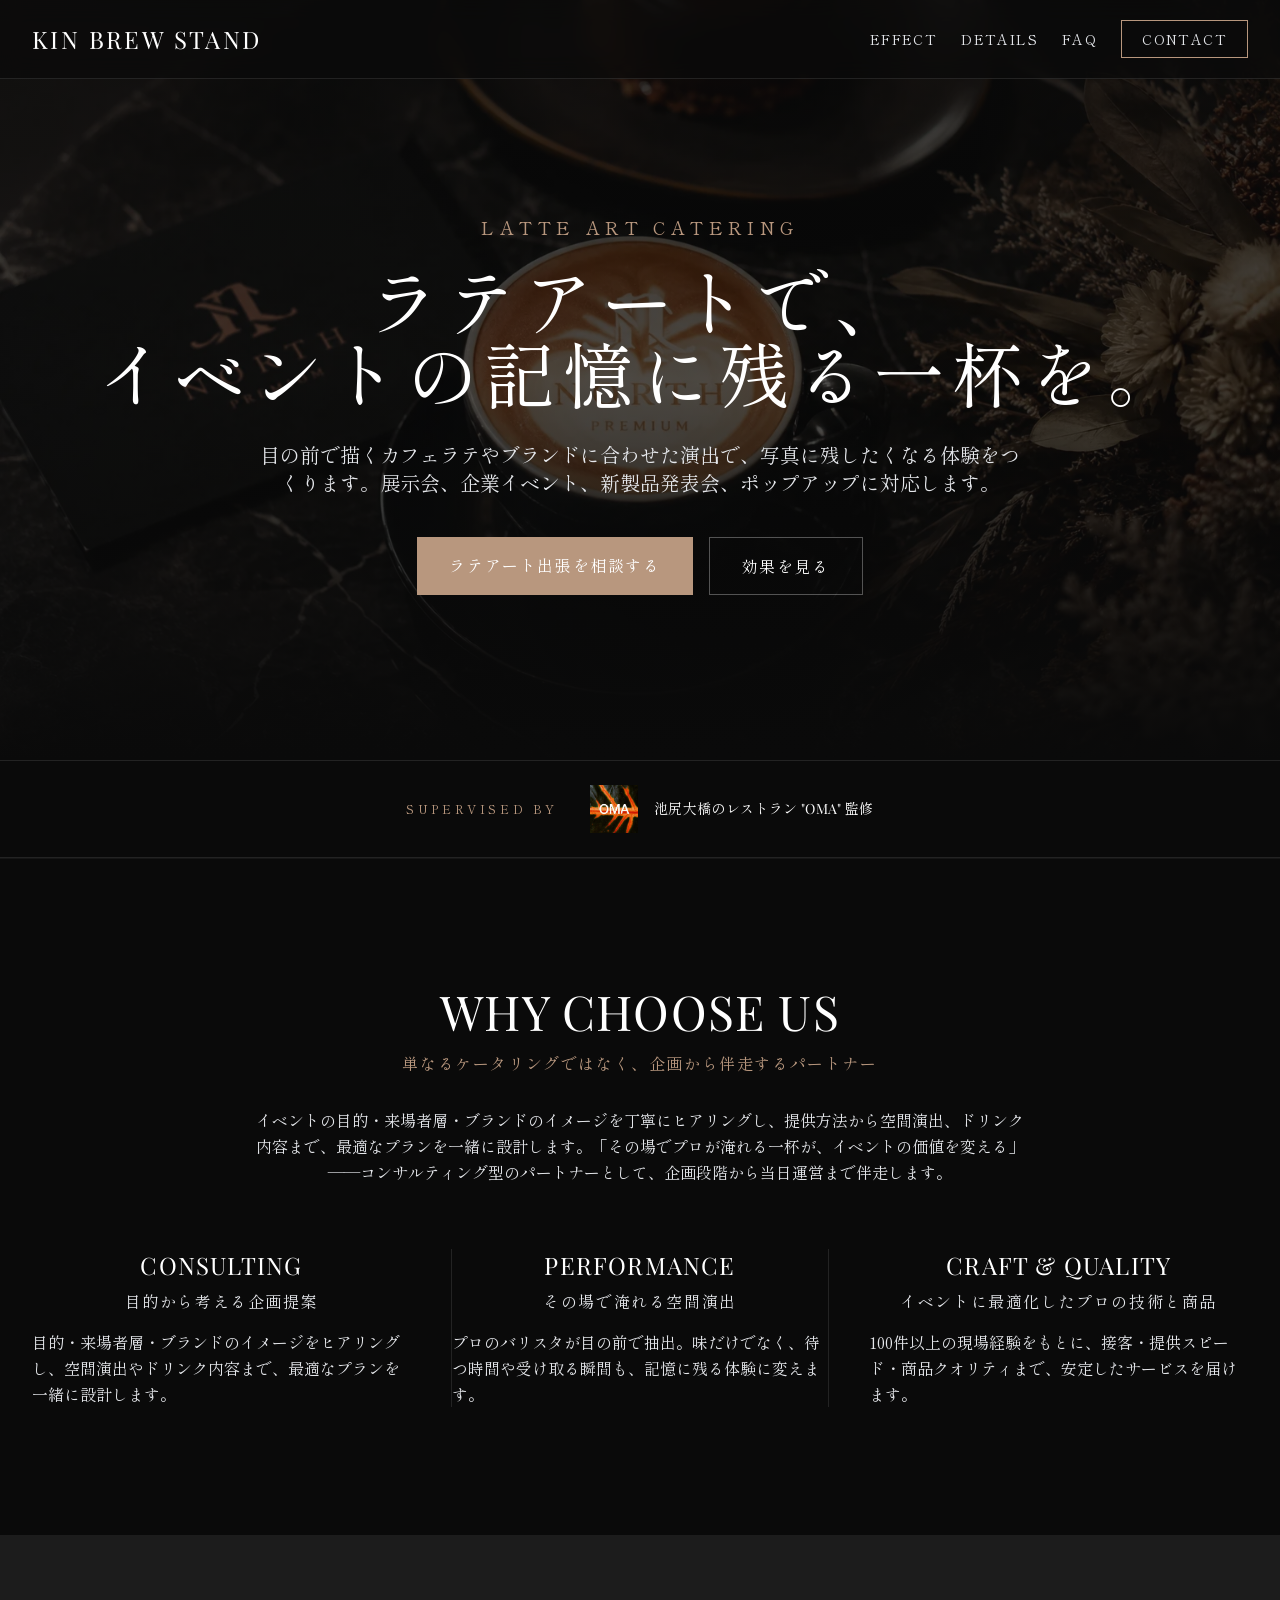
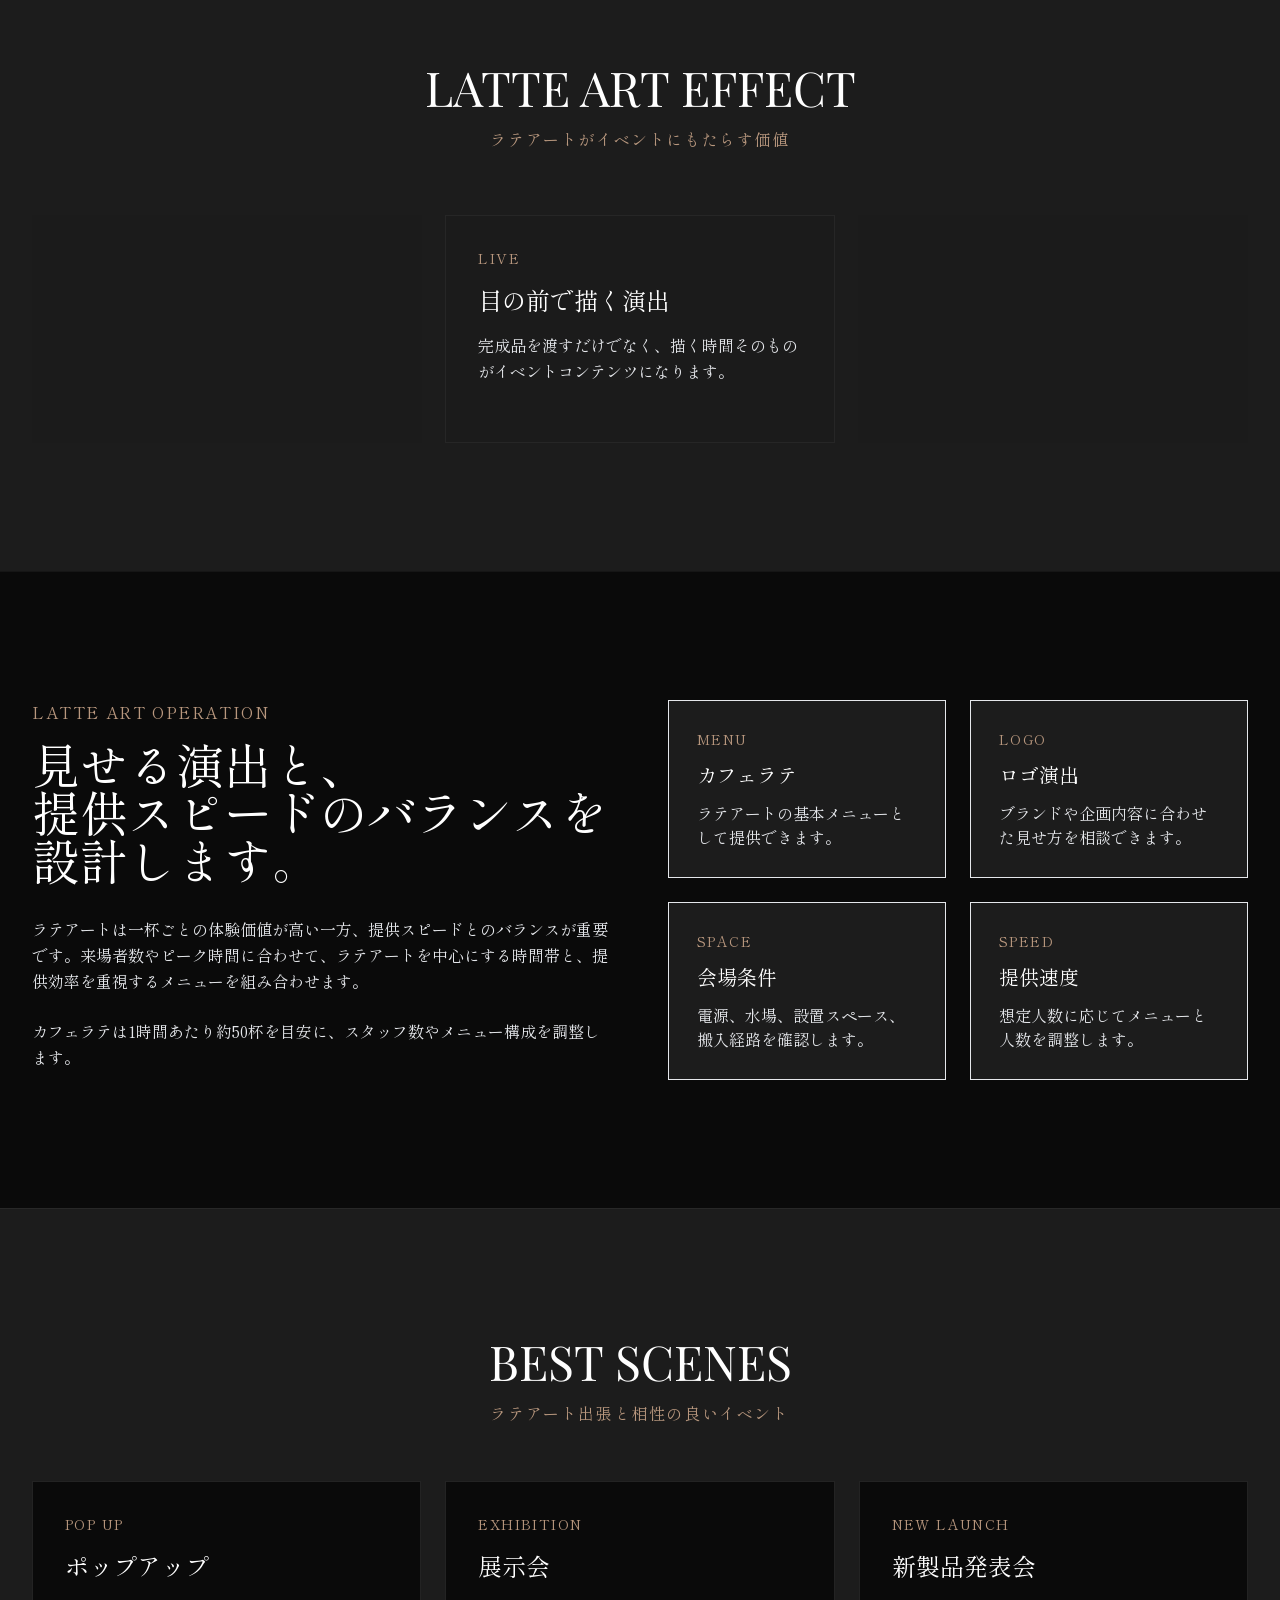
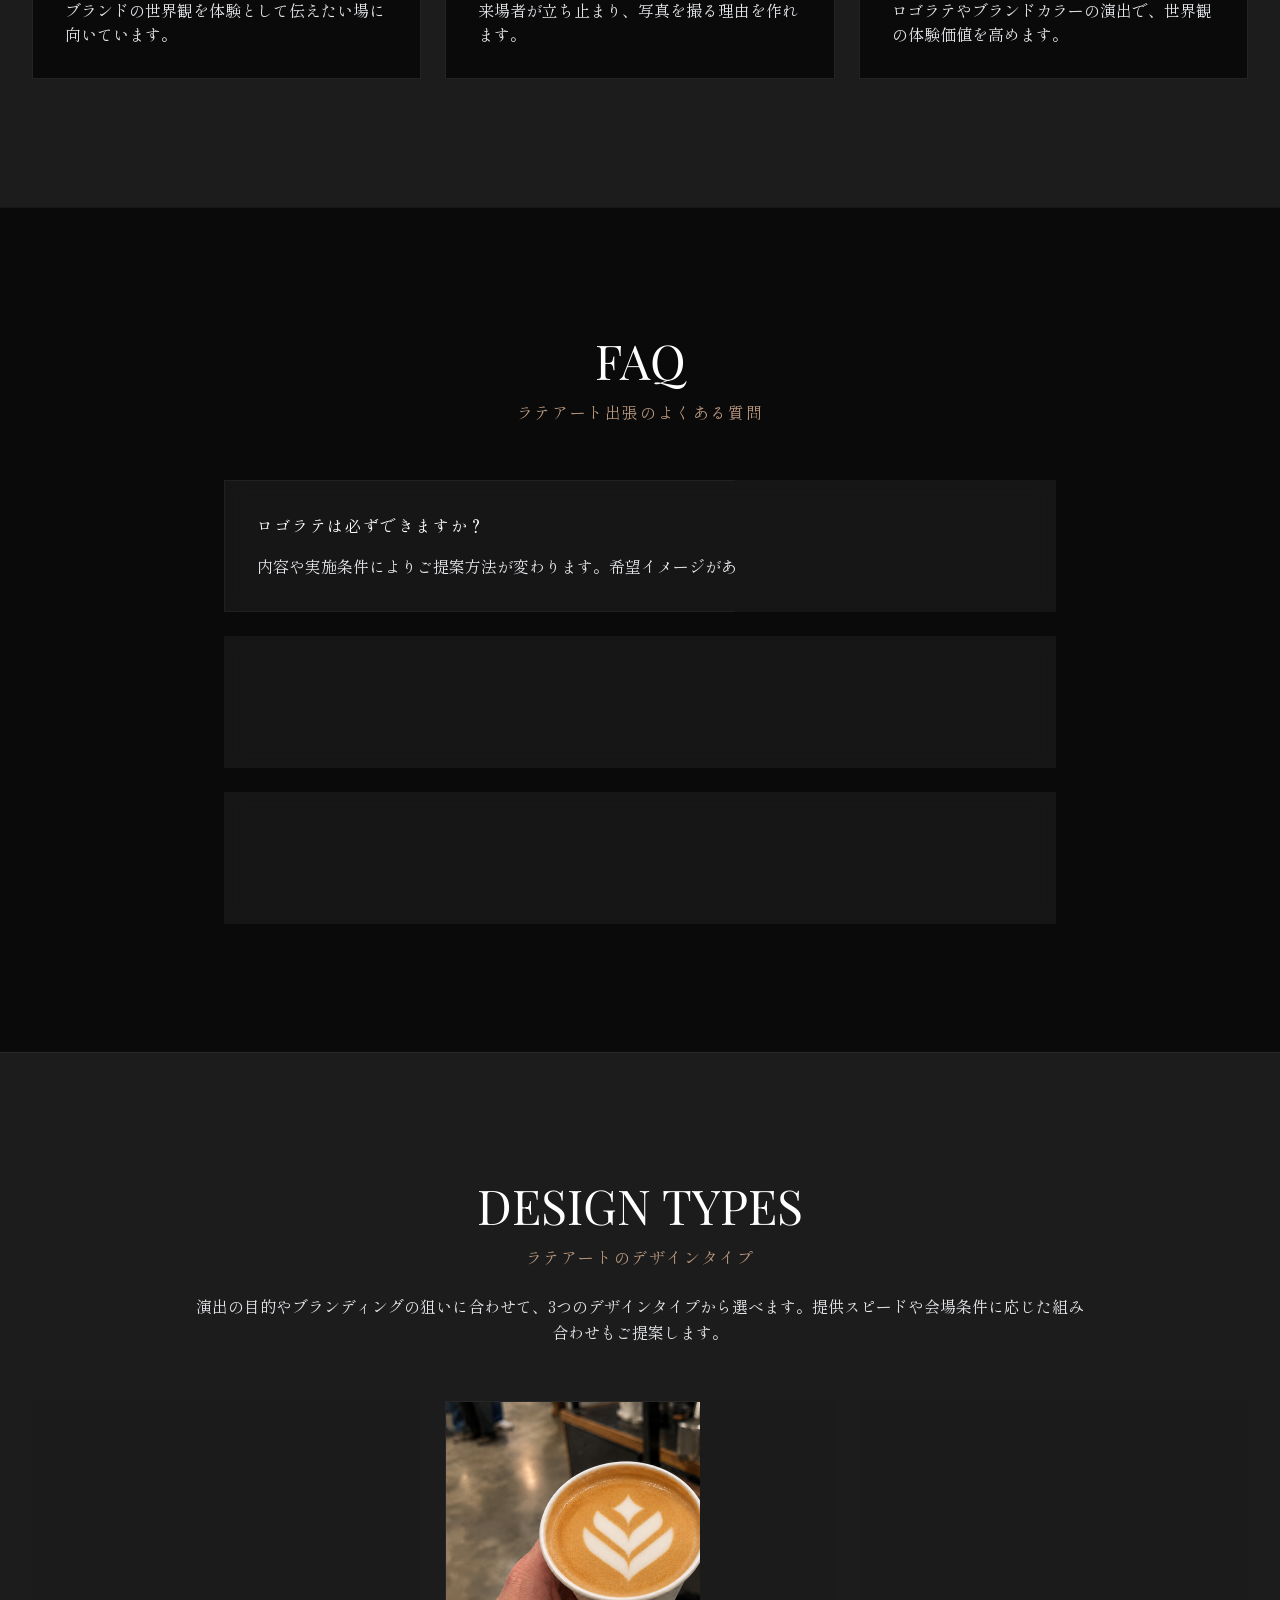
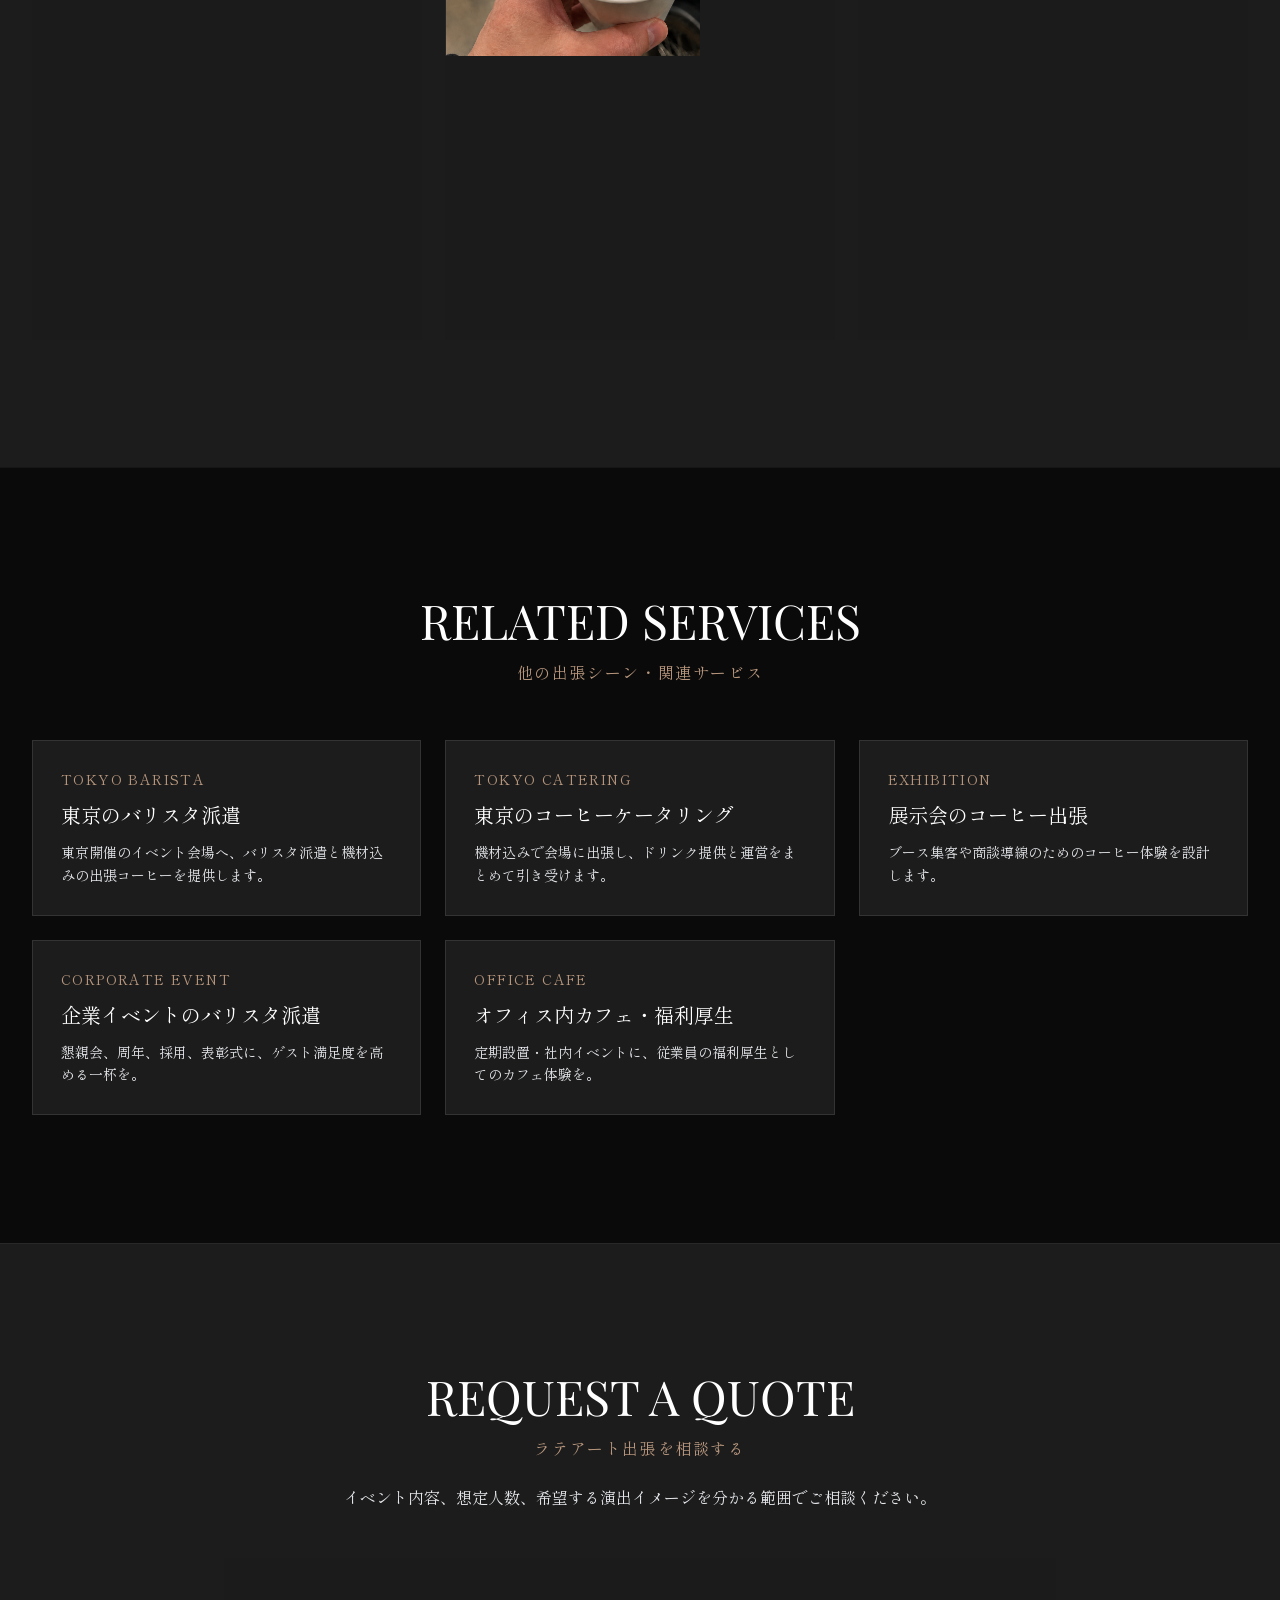
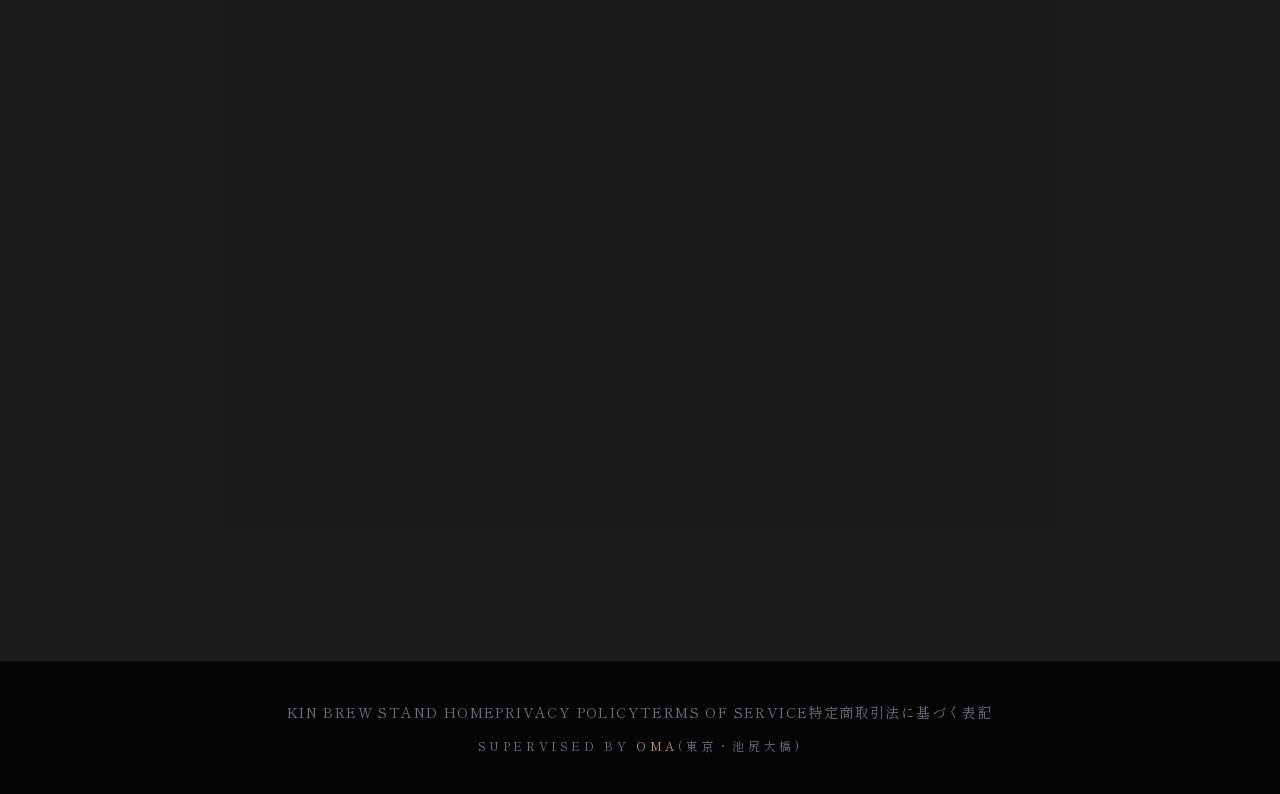
<file: latte-art-catering.html>
<!DOCTYPE html>
<html lang="ja">
  <head>
    <meta charset="utf-8"/>
    <meta content="width=device-width, initial-scale=1.0" name="viewport"/>
    <meta name="google-site-verification" content="CAPxAKlNbHM6rNiv1caAQM5U3VAvDpaFXAcSjMBrHOE" />
    <!-- Google tag (gtag.js) -->
    <script async src="https://www.googletagmanager.com/gtag/js?id=G-G66LVNX0NV"></script>
    <script>
      window.dataLayer = window.dataLayer || [];
      function gtag(){dataLayer.push(arguments);}
      gtag("js", new Date());
      gtag("config", "G-G66LVNX0NV");
    </script>
    <title>ラテアート出張なら KIN BREW STAND | イベント向けバリスタ派遣</title>
    <meta content="イベント向けのラテアート出張ならKIN BREW STAND。プロのバリスタが機材込みで出張し、展示会、企業イベント、新製品発表会にカフェラテやロゴラテを提供します。" name="description"/>
    <meta content="index, follow, max-image-preview:large" name="robots"/>
    <link href="https://kin-brew-stand.com/latte-art-catering.html" rel="canonical"/>
    <meta content="ラテアート出張なら KIN BREW STAND" property="og:title"/>
    <meta content="イベント会場へバリスタが出張し、ラテアートやオリジナルドリンクを提供します。" property="og:description"/>
    <meta content="website" property="og:type"/>
    <meta content="https://kin-brew-stand.com/latte-art-catering.html" property="og:url"/>
    <meta content="KIN BREW STAND" property="og:site_name"/>
    <meta content="ja_JP" property="og:locale"/>
    <meta content="https://kin-brew-stand.com/img/late.png" property="og:image"/>
    <meta content="summary_large_image" name="twitter:card"/>
    <meta content="https://kin-brew-stand.com/img/late.png" name="twitter:image"/>
    <link href="img/favicon.svg" rel="icon" type="image/svg+xml"/>
    <link href="img/favicon.svg" rel="apple-touch-icon"/>
    <link href="styles/base.css" rel="stylesheet"/>
    <link href="styles/tailwind.generated.css" rel="stylesheet"/>
    <link href="styles/editor-overlays.css" rel="stylesheet"/>
    <link href="styles/theme.css" rel="stylesheet"/>
    <script type="application/ld+json">
      {
        "@context": "https://schema.org",
        "@graph": [
          {
            "@type": "Service",
            "@id": "https://kin-brew-stand.com/latte-art-catering.html#service",
            "name": "ラテアート出張",
            "description": "イベント会場へバリスタが出張し、ラテアート、ロゴラテ、オリジナルドリンクを提供します。展示会、企業イベント、新製品発表会、ポップアップに対応します。",
            "url": "https://kin-brew-stand.com/latte-art-catering.html",
            "image": "https://kin-brew-stand.com/img/late.webp",
            "serviceType": "ラテアート・コーヒーケータリング",
            "areaServed": [
              {"@type": "AdministrativeArea", "name": "東京"},
              {"@type": "AdministrativeArea", "name": "関東"}
            ],
            "provider": {
              "@type": "LocalBusiness",
              "@id": "https://kin-brew-stand.com/#localbusiness",
              "name": "KIN BREW STAND",
              "alternateName": "キン ブリュー スタンド",
              "url": "https://kin-brew-stand.com/",
              "logo": "https://kin-brew-stand.com/img/favicon.svg",
              "image": "https://kin-brew-stand.com/img/hero.webp",
              "email": "info@kin-brew-stand.com",
              "priceRange": "¥¥",
              "address": {
                "@type": "PostalAddress",
                "addressCountry": "JP",
                "addressRegion": "関東"
              },
              "areaServed": [
                {"@type": "AdministrativeArea", "name": "東京都"},
                {"@type": "AdministrativeArea", "name": "神奈川県"},
                {"@type": "AdministrativeArea", "name": "千葉県"},
                {"@type": "AdministrativeArea", "name": "埼玉県"},
                {"@type": "Country", "name": "日本"}
              ]
            }
          },
          {
            "@type": "BreadcrumbList",
            "itemListElement": [
              {"@type": "ListItem", "position": 1, "name": "ホーム", "item": "https://kin-brew-stand.com/"},
              {"@type": "ListItem", "position": 2, "name": "ラテアート出張"}
            ]
          },
          {
            "@type": "FAQPage",
            "mainEntity": [
              {"@type": "Question", "name": "ロゴラテは必ずできますか？", "acceptedAnswer": {"@type": "Answer", "text": "内容や実施条件によりご提案方法が変わります。希望イメージがあれば事前にお知らせください。"}},
              {"@type": "Question", "name": "何杯くらい提供できますか？", "acceptedAnswer": {"@type": "Answer", "text": "カフェラテは1時間あたり約50杯が目安です。人数や待ち時間を考慮してメニュー構成を調整します。"}},
              {"@type": "Question", "name": "屋外イベントでも依頼できますか？", "acceptedAnswer": {"@type": "Answer", "text": "屋根、電源、水場、天候時の対応を確認し、実施可能な形をご提案します。"}}
            ]
          }
        ]
      }
    </script>
  </head>
  <body>
    <div class="min-h-screen bg-primary text-white selection:bg-accent selection:text-white pb-20 md:pb-0">
      <header class="fixed top-0 w-full z-50 bg-[#0A0A0A]/70 backdrop-blur-md border-b border-white/10 py-5">
        <div class="max-w-7xl mx-auto px-4 md:px-6 lg:px-8 flex justify-between items-center">
          <a class="font-serif text-xl md:text-2xl tracking-widest text-white hover:text-accent transition-colors" href="index.html" style="text-decoration:none;color:inherit">KIN BREW STAND</a>
          <nav class="hidden md:flex items-center gap-6 text-sm tracking-widest text-gray-200">
            <a class="hover:text-accent transition-colors" href="#effect">EFFECT</a>
            <a class="hover:text-accent transition-colors" href="#details">DETAILS</a>
            <a class="hover:text-accent transition-colors" href="#faq">FAQ</a>
            <a class="px-5 py-2 border border-accent text-accent hover:bg-accent hover:text-white transition-colors" href="#contact" style="text-decoration:none;color:inherit">CONTACT</a>
          </nav>
        </div>
      </header>
      <main>
        <section class="relative min-h-screen md:min-h-[760px] flex items-center justify-center overflow-hidden bg-primary py-28">
          <div class="absolute inset-0 z-0">
            <img alt="出張バリスタが提供するラテアート" class="w-full h-full object-cover opacity-55" fetchpriority="high" src="img/late.webp"/>
            <div class="absolute inset-0 bg-gradient-to-b from-[#0A0A0A]/70 via-[#0A0A0A]/45 to-[#0A0A0A]"></div>
          </div>
          <div class="relative z-10 max-w-7xl mx-auto px-4 md:px-6 lg:px-8 text-center mt-12">
            <p class="text-accent tracking-[0.3em] text-base md:text-lg mb-6">LATTE ART CATERING</p>
            <h1 class="font-serif text-3xl md:text-5xl lg:text-7xl text-white tracking-[0.08em] leading-tight mb-8">ラテアートで、<br class="hidden md:block"/>イベントの記憶に残る一杯を。</h1>
            <p class="text-gray-200 text-lg md:text-xl font-light leading-relaxed max-w-3xl mx-auto">目の前で描くカフェラテやブランドに合わせた演出で、写真に残したくなる体験をつくります。展示会、企業イベント、新製品発表会、ポップアップに対応します。</p>
            <div class="mt-10 flex flex-col sm:flex-row justify-center gap-4">
              <a class="px-8 py-4 bg-accent text-white hover:bg-[#A6856C] transition-colors tracking-widest" href="#contact" style="text-decoration:none;color:inherit">ラテアート出張を相談する</a>
              <a class="px-8 py-4 border border-white/30 text-white hover:border-accent hover:text-accent transition-colors tracking-widest" href="#effect" style="text-decoration:none;color:inherit">効果を見る</a>
            </div>
          </div>
        </section>

        <section class="w-full bg-[#0D0D0D] border-y border-white/10 py-6 md:py-8" id="supervised-bar">
          <div class="max-w-7xl mx-auto px-4 md:px-6 lg:px-8">
            <a
              href="https://www.instagram.com/oma_ikejiri/"
              target="_blank"
              rel="noopener"
              class="flex flex-col md:flex-row items-center justify-center gap-4 md:gap-8 group"
              style="text-decoration:none;color:inherit">
              <span class="text-accent tracking-[0.3em] text-xs md:text-sm">SUPERVISED BY</span>
              <div class="flex items-center gap-4">
                <img
                  src="img/oma-logo.webp"
                  alt="OMA 池尻大橋 ロゴ"
                  class="block flex-shrink-0 object-contain w-auto"
                  style="height: 48px;"
                  loading="lazy"/>
                <span class="font-serif text-sm md:text-base text-white group-hover:text-accent transition-colors tracking-wide">
                  池尻大橋のレストラン "OMA" 監修
                </span>
              </div>
            </a>
          </div>
        </section>

                <section class="w-full bg-primary py-24 md:py-32 border-t border-white/5" id="why-us">
          <div class="max-w-7xl mx-auto px-4 md:px-6 lg:px-8">
            <div class="text-center max-w-3xl mx-auto mb-16">
              <h2 class="font-serif text-3xl md:text-5xl text-white mb-4 tracking-wide">WHY CHOOSE US</h2>
              <p class="text-accent tracking-widest text-base mb-8">単なるケータリングではなく、企画から伴走するパートナー</p>
              <p class="text-gray-200 font-light leading-relaxed">イベントの目的・来場者層・ブランドのイメージを丁寧にヒアリングし、提供方法から空間演出、ドリンク内容まで、最適なプランを一緒に設計します。「その場でプロが淹れる一杯が、イベントの価値を変える」——コンサルティング型のパートナーとして、企画段階から当日運営まで伴走します。</p>
            </div>
            <div class="grid grid-cols-1 md:grid-cols-3 gap-10 md:gap-12">
              <div class="text-center md:px-8">
                <h3 class="font-serif text-2xl text-white mb-2 tracking-wider">CONSULTING</h3>
                <p class="text-base text-gray-200 tracking-widest mb-4">目的から考える企画提案</p>
                <p class="text-gray-200 font-light leading-relaxed text-base text-left">目的・来場者層・ブランドのイメージをヒアリングし、空間演出やドリンク内容まで、最適なプランを一緒に設計します。</p>
              </div>
              <div class="text-center md:px-8 md:border-x border-white/10">
                <h3 class="font-serif text-2xl text-white mb-2 tracking-wider">PERFORMANCE</h3>
                <p class="text-base text-gray-200 tracking-widest mb-4">その場で淹れる空間演出</p>
                <p class="text-gray-200 font-light leading-relaxed text-base text-left">プロのバリスタが目の前で抽出。味だけでなく、待つ時間や受け取る瞬間も、記憶に残る体験に変えます。</p>
              </div>
              <div class="text-center md:px-8">
                <h3 class="font-serif text-2xl text-white mb-2 tracking-wider">CRAFT &amp; QUALITY</h3>
                <p class="text-base text-gray-200 tracking-widest mb-4">イベントに最適化したプロの技術と商品</p>
                <p class="text-gray-200 font-light leading-relaxed text-base text-left">100件以上の現場経験をもとに、接客・提供スピード・商品クオリティまで、安定したサービスを届けます。</p>
              </div>
            </div>
          </div>
        </section>
<section class="w-full bg-secondary py-24 md:py-32" id="effect">
          <div class="max-w-7xl mx-auto px-4 md:px-6 lg:px-8">
            <div class="text-center mb-16"><h2 class="font-serif text-3xl md:text-5xl text-white mb-4">LATTE ART EFFECT</h2><p class="text-accent tracking-widest">ラテアートがイベントにもたらす価値</p></div>
            <div class="grid grid-cols-1 md:grid-cols-3 gap-6">
              <div class="glass-panel p-8"><p class="text-accent text-sm tracking-widest mb-4">PHOTO</p><h3 class="font-serif text-2xl text-white mb-4">撮影したくなる</h3><p class="text-gray-200 font-light leading-relaxed">受け取った瞬間に写真を撮りたくなる体験が、SNS投稿や会話のきっかけになります。</p></div>
              <div class="glass-panel p-8"><p class="text-accent text-sm tracking-widest mb-4">LIVE</p><h3 class="font-serif text-2xl text-white mb-4">目の前で描く演出</h3><p class="text-gray-200 font-light leading-relaxed">完成品を渡すだけでなく、描く時間そのものがイベントコンテンツになります。</p></div>
              <div class="glass-panel p-8"><p class="text-accent text-sm tracking-widest mb-4">BRAND</p><h3 class="font-serif text-2xl text-white mb-4">ブランド印象を残す</h3><p class="text-gray-200 font-light leading-relaxed">ロゴやテーマカラーに合わせた一杯で、企画の世界観を体験として伝えます。</p></div>
            </div>
          </div>
        </section>

        <section class="w-full bg-primary py-24 md:py-32 border-t border-white/5" id="details">
          <div class="max-w-7xl mx-auto px-4 md:px-6 lg:px-8">
            <div class="grid grid-cols-1 lg:grid-cols-2 gap-14 items-start">
              <div>
                <p class="text-accent tracking-widest mb-4">LATTE ART OPERATION</p>
                <h2 class="font-serif text-3xl md:text-5xl text-white mb-8">見せる演出と、<br>提供スピードのバランスを設計します。</h2>
                <p class="text-gray-200 font-light leading-relaxed mb-6">ラテアートは一杯ごとの体験価値が高い一方、提供スピードとのバランスが重要です。来場者数やピーク時間に合わせて、ラテアートを中心にする時間帯と、提供効率を重視するメニューを組み合わせます。</p>
                <p class="text-gray-200 font-light leading-relaxed">カフェラテは1時間あたり約50杯を目安に、スタッフ数やメニュー構成を調整します。</p>
              </div>
              <div class="grid grid-cols-1 sm:grid-cols-2 gap-6">
                <div class="bg-secondary border border-accent/30 p-7"><p class="text-accent text-sm tracking-widest mb-3">MENU</p><h3 class="font-serif text-xl text-white mb-3">カフェラテ</h3><p class="text-gray-200 font-light">ラテアートの基本メニューとして提供できます。</p></div>
                <div class="bg-secondary border border-accent/30 p-7"><p class="text-accent text-sm tracking-widest mb-3">LOGO</p><h3 class="font-serif text-xl text-white mb-3">ロゴ演出</h3><p class="text-gray-200 font-light">ブランドや企画内容に合わせた見せ方を相談できます。</p></div>
                <div class="bg-secondary border border-accent/30 p-7"><p class="text-accent text-sm tracking-widest mb-3">SPACE</p><h3 class="font-serif text-xl text-white mb-3">会場条件</h3><p class="text-gray-200 font-light">電源、水場、設置スペース、搬入経路を確認します。</p></div>
                <div class="bg-secondary border border-accent/30 p-7"><p class="text-accent text-sm tracking-widest mb-3">SPEED</p><h3 class="font-serif text-xl text-white mb-3">提供速度</h3><p class="text-gray-200 font-light">想定人数に応じてメニューと人数を調整します。</p></div>
              </div>
            </div>
          </div>
        </section>

        <section class="w-full bg-secondary py-24 md:py-32 border-t border-white/5">
          <div class="max-w-7xl mx-auto px-4 md:px-6 lg:px-8">
            <div class="text-center max-w-4xl mx-auto mb-14"><h2 class="font-serif text-3xl md:text-5xl text-white mb-4">BEST SCENES</h2><p class="text-accent tracking-widest mb-8">ラテアート出張と相性の良いイベント</p></div>
            <div class="grid grid-cols-1 md:grid-cols-3 gap-6">
              <div class="bg-primary border border-white/10 p-8"><p class="text-accent text-sm tracking-widest mb-4">POP UP</p><h3 class="font-serif text-2xl text-white mb-4">ポップアップ</h3><p class="text-gray-200 font-light">ブランドの世界観を体験として伝えたい場に向いています。</p></div>
              <div class="bg-primary border border-white/10 p-8"><p class="text-accent text-sm tracking-widest mb-4">EXHIBITION</p><h3 class="font-serif text-2xl text-white mb-4">展示会</h3><p class="text-gray-200 font-light">来場者が立ち止まり、写真を撮る理由を作れます。</p></div>
              <div class="bg-primary border border-white/10 p-8"><p class="text-accent text-sm tracking-widest mb-4">NEW LAUNCH</p><h3 class="font-serif text-2xl text-white mb-4">新製品発表会</h3><p class="text-gray-200 font-light">ロゴラテやブランドカラーの演出で、世界観の体験価値を高めます。</p></div>
            </div>
          </div>
        </section>

        <section class="w-full bg-primary py-24 md:py-32 border-t border-white/5" id="faq">
          <div class="max-w-4xl mx-auto px-4 md:px-6 lg:px-8">
            <div class="text-center mb-14"><h2 class="font-serif text-3xl md:text-5xl text-white mb-4">FAQ</h2><p class="text-accent tracking-widest">ラテアート出張のよくある質問</p></div>
            <div class="space-y-6">
              <div class="glass-panel p-8"><h3 class="text-white tracking-widest mb-4">ロゴラテは必ずできますか？</h3><p class="text-gray-200 font-light leading-relaxed">内容や実施条件によりご提案方法が変わります。希望イメージがあれば事前にお知らせください。</p></div>
              <div class="glass-panel p-8"><h3 class="text-white tracking-widest mb-4">何杯くらい提供できますか？</h3><p class="text-gray-200 font-light leading-relaxed">カフェラテは1時間あたり約50杯が目安です。人数や待ち時間を考慮してメニュー構成を調整します。</p></div>
              <div class="glass-panel p-8"><h3 class="text-white tracking-widest mb-4">屋外イベントでも依頼できますか？</h3><p class="text-gray-200 font-light leading-relaxed">屋根、電源、水場、天候時の対応を確認し、実施可能な形をご提案します。</p></div>
            </div>
          </div>
        </section>

        <section class="w-full bg-secondary py-24 md:py-32 border-t border-white/5" id="designs">
          <div class="max-w-7xl mx-auto px-4 md:px-6 lg:px-8">
            <div class="text-center max-w-4xl mx-auto mb-14">
              <h2 class="font-serif text-3xl md:text-5xl text-white mb-4">DESIGN TYPES</h2>
              <p class="text-accent tracking-widest mb-6">ラテアートのデザインタイプ</p>
              <p class="text-gray-200 font-light leading-relaxed">演出の目的やブランディングの狙いに合わせて、3つのデザインタイプから選べます。提供スピードや会場条件に応じた組み合わせもご提案します。</p>
            </div>
            <div class="grid grid-cols-1 md:grid-cols-3 gap-6">
              <div class="glass-panel overflow-hidden">
                <div class="overflow-hidden"><img src="img/late01.png" alt="ハートやリーフを描いたラテアート" class="w-full h-56 object-cover" loading="lazy"/></div>
                <div class="p-8"><p class="text-accent text-sm tracking-widest mb-4">LATTE ART</p><h3 class="font-serif text-2xl text-white mb-4">ラテアート</h3><p class="text-gray-200 font-light leading-relaxed">ミルクの注ぎ方やピックで、ハート、リーフ、ロゼッタなどを一杯ずつ手描きする定番スタイル。提供スピードと見栄えのバランスがよく、どんなイベントでも幅広く楽しんでいただけます。</p></div>
              </div>
              <div class="glass-panel overflow-hidden">
                <div class="overflow-hidden"><img src="img/late03.png" alt="企業ロゴを再現したロゴアートのラテ" class="w-full h-56 object-cover" loading="lazy"/></div>
                <div class="p-8"><p class="text-accent text-sm tracking-widest mb-4">LOGO ART</p><h3 class="font-serif text-2xl text-white mb-4">ロゴアート</h3><p class="text-gray-200 font-light leading-relaxed">企業ロゴやイベントロゴを一杯に再現。ステンシル（型抜き）や可食プリントにも対応し、ブランディング目的の展示会・新製品発表会で、世界観を体験として届けます。</p></div>
              </div>
              <div class="glass-panel overflow-hidden">
                <div class="overflow-hidden"><img src="img/late02.png" alt="クリームをのせたオリジナルラテ" class="w-full h-56 object-cover" loading="lazy"/></div>
                <div class="p-8"><p class="text-accent text-sm tracking-widest mb-4">ORIGINAL LATTE</p><h3 class="font-serif text-2xl text-white mb-4">オリジナルラテ</h3><p class="text-gray-200 font-light leading-relaxed">クリームラテをはじめ、抹茶・ほうじ茶・ブランドカラーに合わせた色付きラテなど、企画に合わせた特製の一杯。味と見た目の両面で、他にはないオリジナルドリンクを設計します。</p></div>
              </div>
            </div>
          </div>
        </section>

        <section class="w-full bg-primary py-24 md:py-32 border-t border-white/5">
          <div class="max-w-7xl mx-auto px-4 md:px-6 lg:px-8">
            <div class="text-center mb-14">
              <h2 class="font-serif text-3xl md:text-5xl text-white mb-4">RELATED SERVICES</h2>
              <p class="text-accent tracking-widest">他の出張シーン・関連サービス</p>
            </div>
            <div class="grid grid-cols-1 md:grid-cols-2 lg:grid-cols-3 gap-6">
              <a class="block bg-secondary border border-white/10 p-7 hover:border-accent transition-colors" href="tokyo-barista.html" style="text-decoration:none;color:inherit"><p class="text-accent text-sm tracking-widest mb-3">TOKYO BARISTA</p><h3 class="font-serif text-xl text-white mb-3">東京のバリスタ派遣</h3><p class="text-gray-200 font-light leading-relaxed text-sm">東京開催のイベント会場へ、バリスタ派遣と機材込みの出張コーヒーを提供します。</p></a>
              <a class="block bg-secondary border border-white/10 p-7 hover:border-accent transition-colors" href="tokyo-coffee-catering.html" style="text-decoration:none;color:inherit"><p class="text-accent text-sm tracking-widest mb-3">TOKYO CATERING</p><h3 class="font-serif text-xl text-white mb-3">東京のコーヒーケータリング</h3><p class="text-gray-200 font-light leading-relaxed text-sm">機材込みで会場に出張し、ドリンク提供と運営をまとめて引き受けます。</p></a>
              <a class="block bg-secondary border border-white/10 p-7 hover:border-accent transition-colors" href="exhibition-coffee.html" style="text-decoration:none;color:inherit"><p class="text-accent text-sm tracking-widest mb-3">EXHIBITION</p><h3 class="font-serif text-xl text-white mb-3">展示会のコーヒー出張</h3><p class="text-gray-200 font-light leading-relaxed text-sm">ブース集客や商談導線のためのコーヒー体験を設計します。</p></a>
              <a class="block bg-secondary border border-white/10 p-7 hover:border-accent transition-colors" href="corporate-event-barista.html" style="text-decoration:none;color:inherit"><p class="text-accent text-sm tracking-widest mb-3">CORPORATE EVENT</p><h3 class="font-serif text-xl text-white mb-3">企業イベントのバリスタ派遣</h3><p class="text-gray-200 font-light leading-relaxed text-sm">懇親会、周年、採用、表彰式に、ゲスト満足度を高める一杯を。</p></a>
              <a class="block bg-secondary border border-white/10 p-7 hover:border-accent transition-colors" href="office-coffee.html" style="text-decoration:none;color:inherit"><p class="text-accent text-sm tracking-widest mb-3">OFFICE CAFE</p><h3 class="font-serif text-xl text-white mb-3">オフィス内カフェ・福利厚生</h3><p class="text-gray-200 font-light leading-relaxed text-sm">定期設置・社内イベントに、従業員の福利厚生としてのカフェ体験を。</p></a>
            </div>
          </div>
        </section>

        <section class="w-full bg-secondary py-24 md:py-32 border-t border-white/5" id="contact">
          <div class="max-w-4xl mx-auto px-4 md:px-6 lg:px-8">
            <div class="text-center mb-12"><h2 class="font-serif text-3xl md:text-5xl text-white mb-4">REQUEST A QUOTE</h2><p class="text-accent tracking-widest mb-6">ラテアート出張を相談する</p><p class="text-gray-200 font-light leading-relaxed">イベント内容、想定人数、希望する演出イメージを分かる範囲でご相談ください。</p></div>
            <form action="https://api.web3forms.com/submit" class="glass-panel p-8 md:p-12 space-y-6" method="POST">
              <input name="access_key" type="hidden" value="0214f715-567b-45c3-9db5-3c37f6d0707e"/><input name="subject" type="hidden" value="ラテアート出張 LP お問い合わせ"/><input name="from_name" type="hidden" value="KIN BREW STAND Latte Art LP"/>
              <div class="grid grid-cols-1 md:grid-cols-2 gap-6"><input class="w-full bg-primary border border-white/10 px-4 py-3 text-white placeholder-gray-600 focus:outline-none focus:border-accent" name="name" placeholder="お名前 *" required="" type="text"/><input class="w-full bg-primary border border-white/10 px-4 py-3 text-white placeholder-gray-600 focus:outline-none focus:border-accent" name="email" placeholder="メールアドレス *" required="" type="email"/><input class="w-full bg-primary border border-white/10 px-4 py-3 text-white placeholder-gray-600 focus:outline-none focus:border-accent" name="phone_number" placeholder="電話番号 *" required="" type="tel"/><input class="w-full bg-primary border border-white/10 px-4 py-3 text-white placeholder-gray-600 focus:outline-none focus:border-accent" name="company_name" placeholder="会社名・団体名（任意）" type="text"/><input class="w-full bg-primary border border-white/10 px-4 py-3 text-white placeholder-gray-600 focus:outline-none focus:border-accent" name="number_of_guests" placeholder="想定人数・杯数（任意）" type="text"/></div>
              <textarea class="w-full bg-primary border border-white/10 px-4 py-3 text-white placeholder-gray-600 focus:outline-none focus:border-accent resize-none" name="inquiry_details" placeholder="ラテアートを使いたいイベント内容、希望イメージ、会場条件などをご記入ください。 *" required="" rows="5"></textarea>
              <div aria-hidden="true" class="hidden"><input autocomplete="off" name="botcheck" tabindex="-1" type="text"/></div>
              <button class="w-full md:w-auto px-12 py-4 bg-accent text-white hover:bg-[#A6856C] transition-colors tracking-widest" type="submit">無料で見積もり相談する</button>
            </form>
          </div>
        </section>
      </main>
      <footer class="w-full bg-[#050505] py-10 border-t border-white/5 text-center text-gray-500 text-sm tracking-widest"><div class="flex flex-wrap justify-center gap-x-6 gap-y-2"><a class="hover:text-white transition-colors" href="index.html">KIN BREW STAND HOME</a><a class="hover:text-white transition-colors" href="privacy.html">PRIVACY POLICY</a><a class="hover:text-white transition-colors" href="terms.html">TERMS OF SERVICE</a><a class="hover:text-white transition-colors" href="tokushoho.html">特定商取引法に基づく表記</a></div><div class="mt-4 text-xs tracking-[0.3em] text-gray-500">SUPERVISED BY <a href="https://www.instagram.com/oma_ikejiri/" target="_blank" rel="noopener" class="text-accent hover:text-white transition-colors mx-2" style="text-decoration:none;">OMA</a>(東京・池尻大橋)</div></footer>
      <div class="md:hidden fixed bottom-0 left-0 right-0 z-50 bg-[#050505]/95 backdrop-blur-md border-t border-white/10 p-3"><a class="block text-center px-4 py-3 bg-accent text-white tracking-widest text-sm" href="#contact" style="text-decoration:none;color:inherit">ラテアートを相談する</a></div>
    </div>
  </body>
</html>
</file>
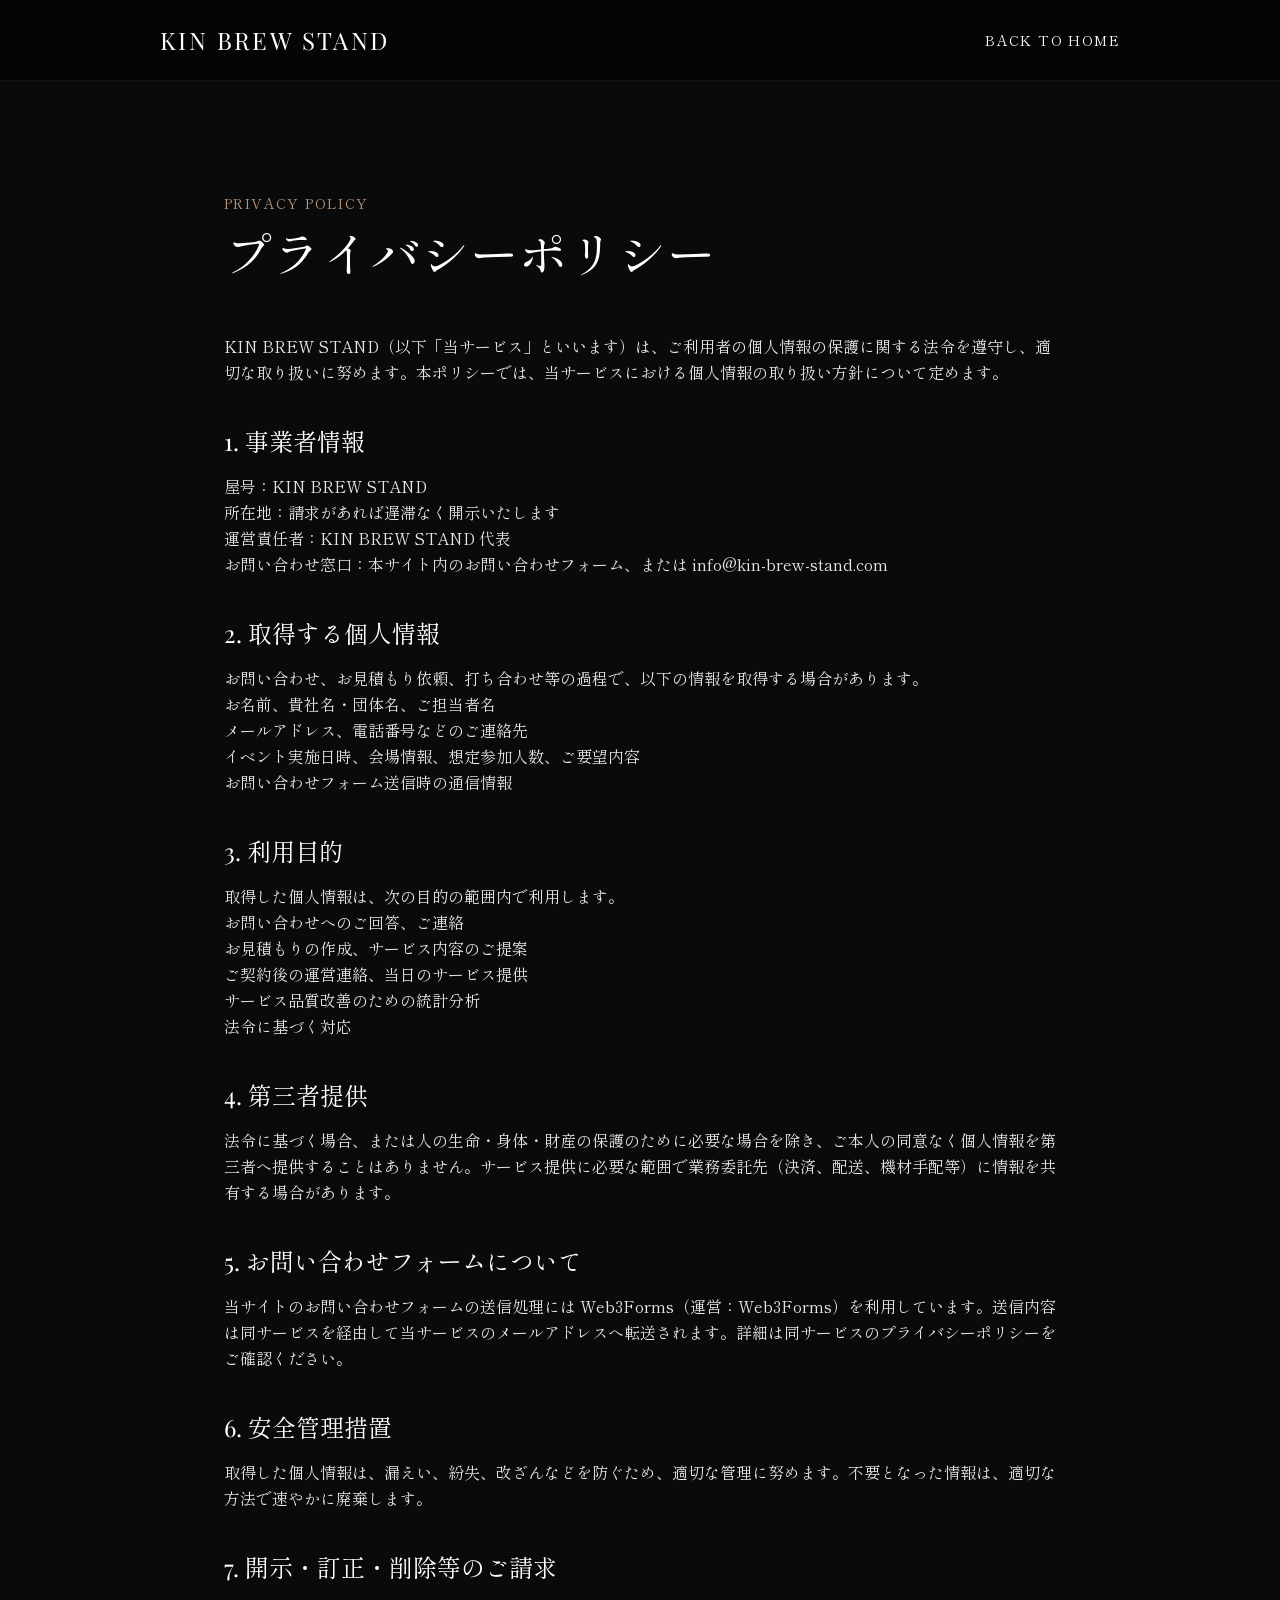
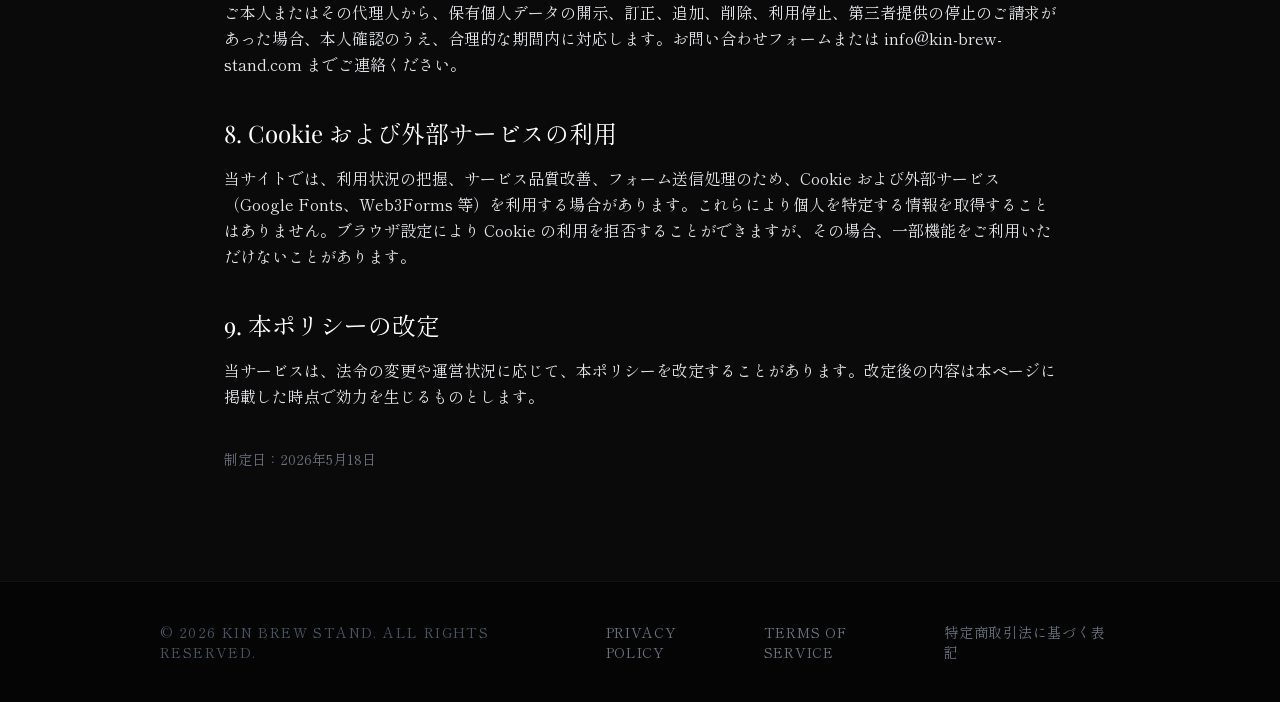
<file: privacy.html>
<!DOCTYPE html>
<html lang="ja">
  <head>
    <meta charset="utf-8"/>
    <meta content="width=device-width, initial-scale=1.0" name="viewport"/>
    <meta name="google-site-verification" content="CAPxAKlNbHM6rNiv1caAQM5U3VAvDpaFXAcSjMBrHOE" />
    <!-- Google tag (gtag.js) -->
    <script async src="https://www.googletagmanager.com/gtag/js?id=G-G66LVNX0NV"></script>
    <script>
      window.dataLayer = window.dataLayer || [];
      function gtag(){dataLayer.push(arguments);}
      gtag("js", new Date());
      gtag("config", "G-G66LVNX0NV");
    </script>
    <title>プライバシーポリシー | コーヒー出張・バリスタ出張のKIN BREW STAND</title>
    <meta content="KIN BREW STANDのプライバシーポリシーです。コーヒー出張・バリスタ出張・バリスタ派遣のお問い合わせ時に取得する個人情報の取り扱いについてご案内します。" name="description"/>
    <meta content="index, follow" name="robots"/>
    <link href="https://kin-brew-stand.com/privacy.html" rel="canonical"/>
    <meta content="プライバシーポリシー | KIN BREW STAND" property="og:title"/>
    <meta content="コーヒー出張・バリスタ出張のKIN BREW STANDにおける個人情報の取り扱いについて。" property="og:description"/>
    <meta content="website" property="og:type"/>
    <meta content="https://kin-brew-stand.com/privacy.html" property="og:url"/>
    <meta content="KIN BREW STAND" property="og:site_name"/>
    <meta content="ja_JP" property="og:locale"/>
    <meta content="summary" name="twitter:card"/>
    <link href="img/favicon.svg" rel="icon" type="image/svg+xml"/>
    <link href="img/favicon.svg" rel="apple-touch-icon"/>
    <link href="styles/base.css" rel="stylesheet"/>
    <link href="styles/tailwind.generated.css" rel="stylesheet"/>
    <link href="styles/editor-overlays.css" rel="stylesheet"/>
    <link href="styles/theme.css" rel="stylesheet"/>
    <script type="application/ld+json">
      {
        "@context": "https://schema.org",
        "@type": "BreadcrumbList",
        "itemListElement": [
          {"@type": "ListItem", "position": 1, "name": "ホーム", "item": "https://kin-brew-stand.com/"},
          {"@type": "ListItem", "position": 2, "name": "プライバシーポリシー"}
        ]
      }
    </script>
  </head>
  <body>
    <div class="min-h-screen bg-primary text-white selection:bg-accent selection:text-white">
      <header class="w-full bg-[#050505] border-b border-white/5 py-6">
        <div class="max-w-5xl mx-auto px-4 md:px-6 lg:px-8 flex justify-between items-center">
          <a class="font-serif text-xl md:text-2xl tracking-widest text-white hover:text-accent transition-colors" href="index.html" style="text-decoration:none;color:inherit">KIN BREW STAND</a>
          <a class="text-sm tracking-widest text-gray-200 hover:text-accent transition-colors" href="index.html" style="text-decoration:none;color:inherit">BACK TO HOME</a>
        </div>
      </header>

      <main class="w-full py-20 md:py-28">
        <div class="max-w-4xl mx-auto px-4 md:px-6 lg:px-8">
          <div class="mb-14">
            <p class="text-accent tracking-widest text-sm mb-4">PRIVACY POLICY</p>
            <h1 class="font-serif text-3xl md:text-5xl text-white tracking-wide">プライバシーポリシー</h1>
          </div>

          <div class="space-y-10 text-gray-200 font-light leading-relaxed">
            <section>
              <p>KIN BREW STAND（以下「当サービス」といいます）は、ご利用者の個人情報の保護に関する法令を遵守し、適切な取り扱いに努めます。本ポリシーでは、当サービスにおける個人情報の取り扱い方針について定めます。</p>
            </section>

            <section>
              <h2 class="font-serif text-2xl text-white mb-4">1. 事業者情報</h2>
              <ul class="space-y-2 list-none">
                <li>屋号：KIN BREW STAND</li>
                <li>所在地：請求があれば遅滞なく開示いたします</li>
                <li>運営責任者：KIN BREW STAND 代表</li>
                <li>お問い合わせ窓口：本サイト内のお問い合わせフォーム、または info@kin-brew-stand.com</li>
              </ul>
            </section>

            <section>
              <h2 class="font-serif text-2xl text-white mb-4">2. 取得する個人情報</h2>
              <p>お問い合わせ、お見積もり依頼、打ち合わせ等の過程で、以下の情報を取得する場合があります。</p>
              <ul class="space-y-2 list-disc list-inside mt-3">
                <li>お名前、貴社名・団体名、ご担当者名</li>
                <li>メールアドレス、電話番号などのご連絡先</li>
                <li>イベント実施日時、会場情報、想定参加人数、ご要望内容</li>
                <li>お問い合わせフォーム送信時の通信情報</li>
              </ul>
            </section>

            <section>
              <h2 class="font-serif text-2xl text-white mb-4">3. 利用目的</h2>
              <p>取得した個人情報は、次の目的の範囲内で利用します。</p>
              <ul class="space-y-2 list-disc list-inside mt-3">
                <li>お問い合わせへのご回答、ご連絡</li>
                <li>お見積もりの作成、サービス内容のご提案</li>
                <li>ご契約後の運営連絡、当日のサービス提供</li>
                <li>サービス品質改善のための統計分析</li>
                <li>法令に基づく対応</li>
              </ul>
            </section>

            <section>
              <h2 class="font-serif text-2xl text-white mb-4">4. 第三者提供</h2>
              <p>法令に基づく場合、または人の生命・身体・財産の保護のために必要な場合を除き、ご本人の同意なく個人情報を第三者へ提供することはありません。サービス提供に必要な範囲で業務委託先（決済、配送、機材手配等）に情報を共有する場合があります。</p>
            </section>

            <section>
              <h2 class="font-serif text-2xl text-white mb-4">5. お問い合わせフォームについて</h2>
              <p>当サイトのお問い合わせフォームの送信処理には Web3Forms（運営：Web3Forms）を利用しています。送信内容は同サービスを経由して当サービスのメールアドレスへ転送されます。詳細は同サービスのプライバシーポリシーをご確認ください。</p>
            </section>

            <section>
              <h2 class="font-serif text-2xl text-white mb-4">6. 安全管理措置</h2>
              <p>取得した個人情報は、漏えい、紛失、改ざんなどを防ぐため、適切な管理に努めます。不要となった情報は、適切な方法で速やかに廃棄します。</p>
            </section>

            <section>
              <h2 class="font-serif text-2xl text-white mb-4">7. 開示・訂正・削除等のご請求</h2>
              <p>ご本人またはその代理人から、保有個人データの開示、訂正、追加、削除、利用停止、第三者提供の停止のご請求があった場合、本人確認のうえ、合理的な期間内に対応します。お問い合わせフォームまたは info@kin-brew-stand.com までご連絡ください。</p>
            </section>

            <section>
              <h2 class="font-serif text-2xl text-white mb-4">8. Cookie および外部サービスの利用</h2>
              <p>当サイトでは、利用状況の把握、サービス品質改善、フォーム送信処理のため、Cookie および外部サービス（Google Fonts、Web3Forms 等）を利用する場合があります。これらにより個人を特定する情報を取得することはありません。ブラウザ設定により Cookie の利用を拒否することができますが、その場合、一部機能をご利用いただけないことがあります。</p>
            </section>

            <section>
              <h2 class="font-serif text-2xl text-white mb-4">9. 本ポリシーの改定</h2>
              <p>当サービスは、法令の変更や運営状況に応じて、本ポリシーを改定することがあります。改定後の内容は本ページに掲載した時点で効力を生じるものとします。</p>
            </section>

            <section>
              <p class="text-sm text-gray-500">制定日：2026年5月18日</p>
            </section>
          </div>
        </div>
      </main>

      <footer class="w-full bg-[#050505] py-10 border-t border-white/5">
        <div class="max-w-5xl mx-auto px-4 md:px-6 lg:px-8 flex flex-col md:flex-row justify-between items-center gap-4">
          <p class="text-gray-600 text-sm tracking-widest">&copy; 2026 KIN BREW STAND. ALL RIGHTS RESERVED.</p>
          <div class="flex gap-6 text-sm text-gray-500 tracking-wider">
            
            <a class="hover:text-white transition-colors" href="privacy.html">PRIVACY POLICY</a>
            <a class="hover:text-white transition-colors" href="terms.html">TERMS OF SERVICE</a>
            <a class="hover:text-white transition-colors" href="tokushoho.html">特定商取引法に基づく表記</a>
          </div>
        </div>
      </footer>
    </div>
  </body>
</html>
</file>
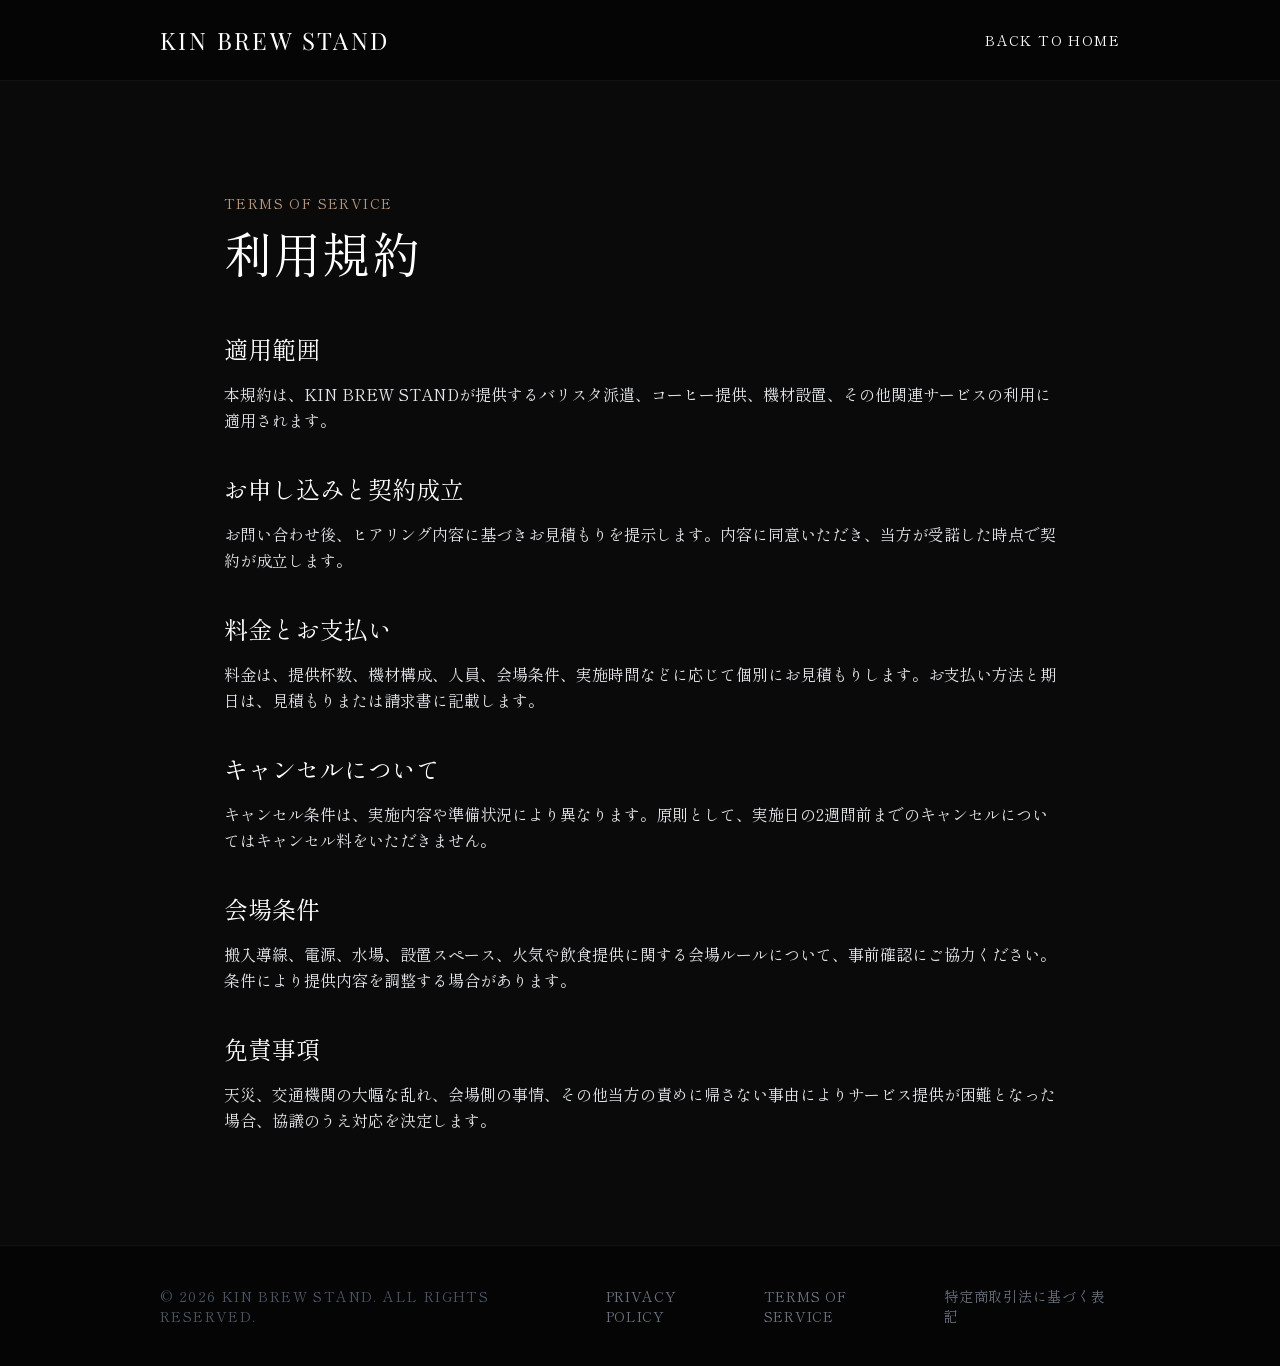
<file: terms.html>
<!DOCTYPE html>
<html lang="ja">
  <head>
    <meta charset="utf-8"/>
    <meta content="width=device-width, initial-scale=1.0" name="viewport"/>
    <meta name="google-site-verification" content="CAPxAKlNbHM6rNiv1caAQM5U3VAvDpaFXAcSjMBrHOE" />
    <!-- Google tag (gtag.js) -->
    <script async src="https://www.googletagmanager.com/gtag/js?id=G-G66LVNX0NV"></script>
    <script>
      window.dataLayer = window.dataLayer || [];
      function gtag(){dataLayer.push(arguments);}
      gtag("js", new Date());
      gtag("config", "G-G66LVNX0NV");
    </script>
    <title>利用規約 | コーヒー出張・バリスタ出張のKIN BREW STAND</title>
    <meta content="KIN BREW STANDの利用規約です。コーヒー出張・バリスタ出張・機材込みのコーヒー提供サービスのお申し込み、料金、キャンセル、会場条件についてご案内します。" name="description"/>
    <meta content="index, follow" name="robots"/>
    <link href="https://kin-brew-stand.com/terms.html" rel="canonical"/>
    <meta content="利用規約 | KIN BREW STAND" property="og:title"/>
    <meta content="コーヒー出張・バリスタ出張のKIN BREW STANDにおけるサービス利用条件について。" property="og:description"/>
    <meta content="website" property="og:type"/>
    <meta content="https://kin-brew-stand.com/terms.html" property="og:url"/>
    <meta content="KIN BREW STAND" property="og:site_name"/>
    <meta content="ja_JP" property="og:locale"/>
    <meta content="summary" name="twitter:card"/>
    <link href="img/favicon.svg" rel="icon" type="image/svg+xml"/>
    <link href="img/favicon.svg" rel="apple-touch-icon"/>
    <link href="styles/base.css" rel="stylesheet"/>
    <link href="styles/tailwind.generated.css" rel="stylesheet"/>
    <link href="styles/editor-overlays.css" rel="stylesheet"/>
    <link href="styles/theme.css" rel="stylesheet"/>
    <script type="application/ld+json">
      {
        "@context": "https://schema.org",
        "@type": "BreadcrumbList",
        "itemListElement": [
          {"@type": "ListItem", "position": 1, "name": "ホーム", "item": "https://kin-brew-stand.com/"},
          {"@type": "ListItem", "position": 2, "name": "利用規約"}
        ]
      }
    </script>
  </head>
  <body>
    <div class="min-h-screen bg-primary text-white selection:bg-accent selection:text-white">
      <header class="w-full bg-[#050505] border-b border-white/5 py-6">
        <div class="max-w-5xl mx-auto px-4 md:px-6 lg:px-8 flex justify-between items-center">
          <a class="font-serif text-xl md:text-2xl tracking-widest text-white hover:text-accent transition-colors" href="index.html" style="text-decoration:none;color:inherit">KIN BREW STAND</a>
          <a class="text-sm tracking-widest text-gray-200 hover:text-accent transition-colors" href="index.html" style="text-decoration:none;color:inherit">BACK TO HOME</a>
        </div>
      </header>

      <main class="w-full py-20 md:py-28">
        <div class="max-w-4xl mx-auto px-4 md:px-6 lg:px-8">
          <div class="mb-14">
            <p class="text-accent tracking-widest text-sm mb-4">TERMS OF SERVICE</p>
            <h1 class="font-serif text-3xl md:text-5xl text-white tracking-wide">利用規約</h1>
          </div>

          <div class="space-y-10 text-gray-200 font-light leading-relaxed">
            <section>
              <h2 class="font-serif text-2xl text-white mb-4">適用範囲</h2>
              <p>本規約は、KIN BREW STANDが提供するバリスタ派遣、コーヒー提供、機材設置、その他関連サービスの利用に適用されます。</p>
            </section>

            <section>
              <h2 class="font-serif text-2xl text-white mb-4">お申し込みと契約成立</h2>
              <p>お問い合わせ後、ヒアリング内容に基づきお見積もりを提示します。内容に同意いただき、当方が受諾した時点で契約が成立します。</p>
            </section>

            <section>
              <h2 class="font-serif text-2xl text-white mb-4">料金とお支払い</h2>
              <p>料金は、提供杯数、機材構成、人員、会場条件、実施時間などに応じて個別にお見積もりします。お支払い方法と期日は、見積もりまたは請求書に記載します。</p>
            </section>

            <section>
              <h2 class="font-serif text-2xl text-white mb-4">キャンセルについて</h2>
              <p>キャンセル条件は、実施内容や準備状況により異なります。原則として、実施日の2週間前までのキャンセルについてはキャンセル料をいただきません。</p>
            </section>

            <section>
              <h2 class="font-serif text-2xl text-white mb-4">会場条件</h2>
              <p>搬入導線、電源、水場、設置スペース、火気や飲食提供に関する会場ルールについて、事前確認にご協力ください。条件により提供内容を調整する場合があります。</p>
            </section>

            <section>
              <h2 class="font-serif text-2xl text-white mb-4">免責事項</h2>
              <p>天災、交通機関の大幅な乱れ、会場側の事情、その他当方の責めに帰さない事由によりサービス提供が困難となった場合、協議のうえ対応を決定します。</p>
            </section>
          </div>
        </div>
      </main>

      <footer class="w-full bg-[#050505] py-10 border-t border-white/5">
        <div class="max-w-5xl mx-auto px-4 md:px-6 lg:px-8 flex flex-col md:flex-row justify-between items-center gap-4">
          <p class="text-gray-600 text-sm tracking-widest">&copy; 2026 KIN BREW STAND. ALL RIGHTS RESERVED.</p>
          <div class="flex gap-6 text-sm text-gray-500 tracking-wider">
            
            <a class="hover:text-white transition-colors" href="privacy.html">PRIVACY POLICY</a>
            <a class="hover:text-white transition-colors" href="terms.html">TERMS OF SERVICE</a>
            <a class="hover:text-white transition-colors" href="tokushoho.html">特定商取引法に基づく表記</a>
          </div>
        </div>
      </footer>
    </div>
  </body>
</html>
</file>
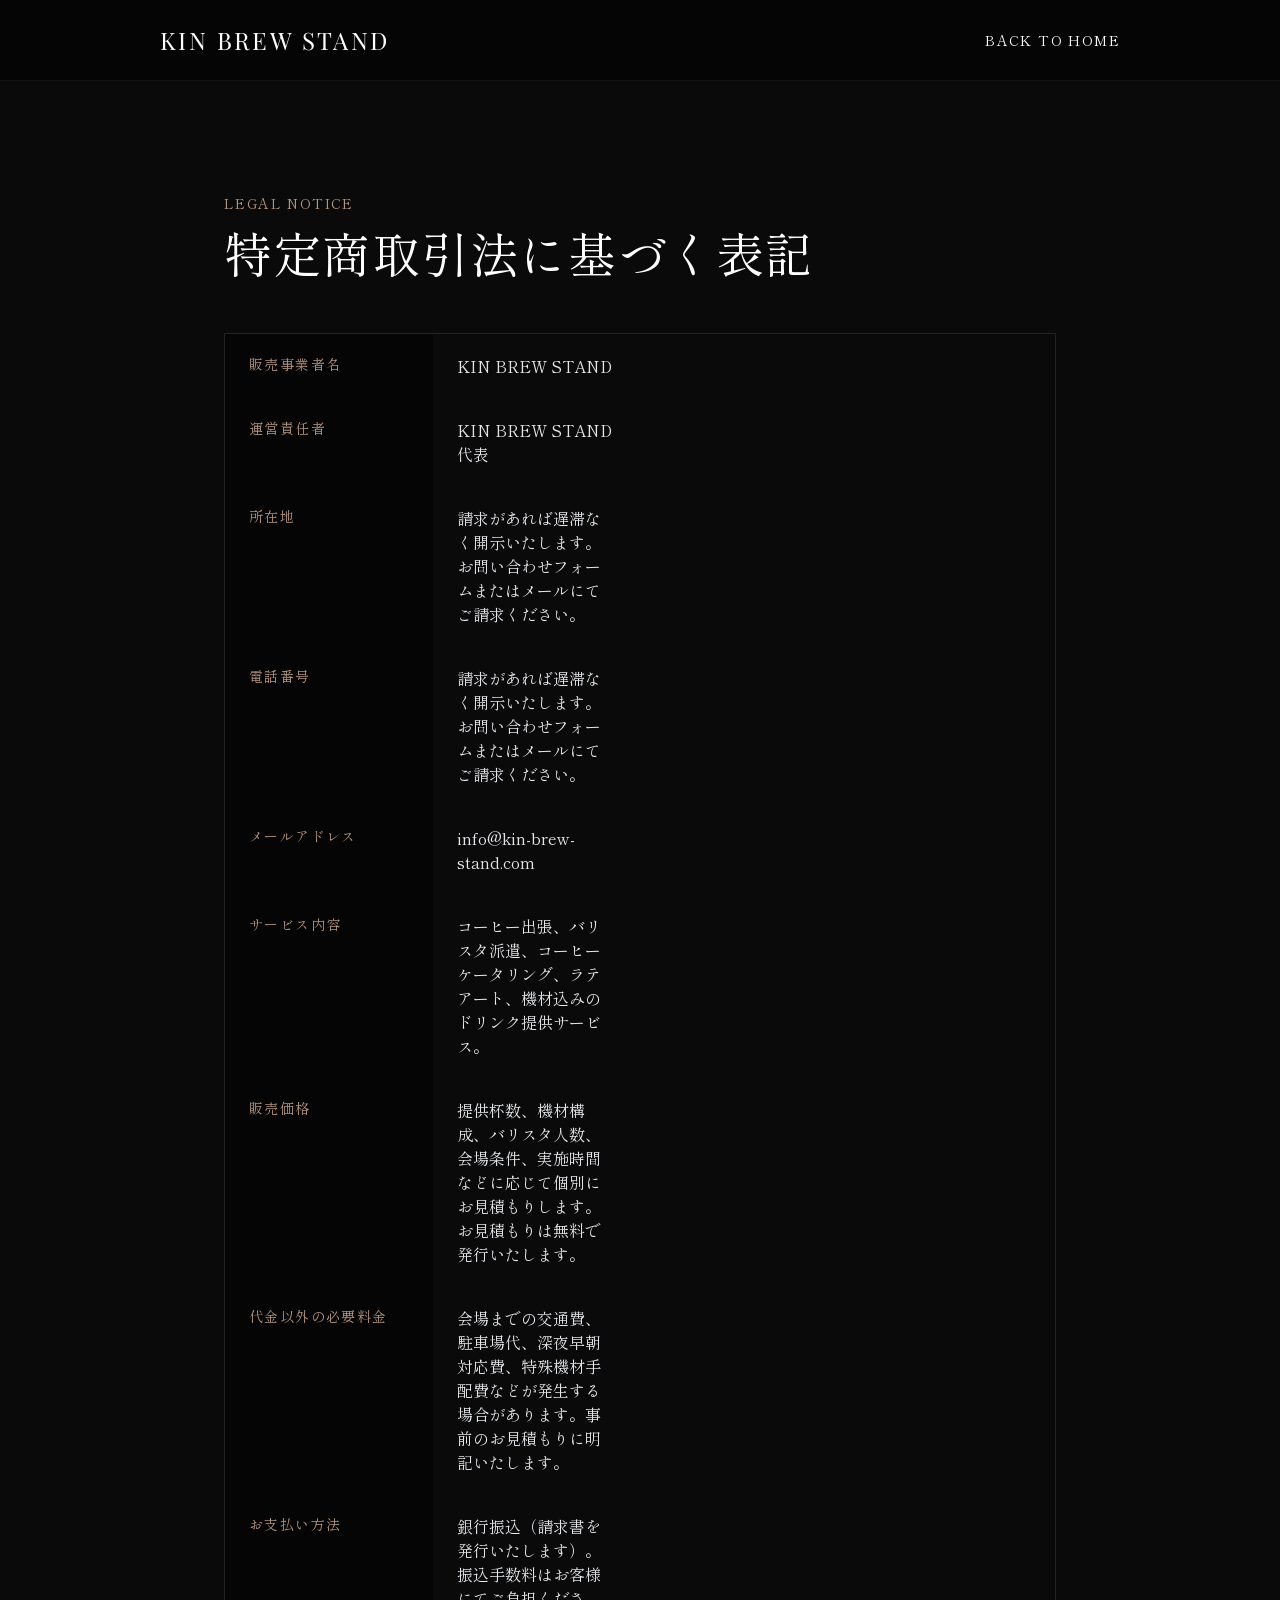
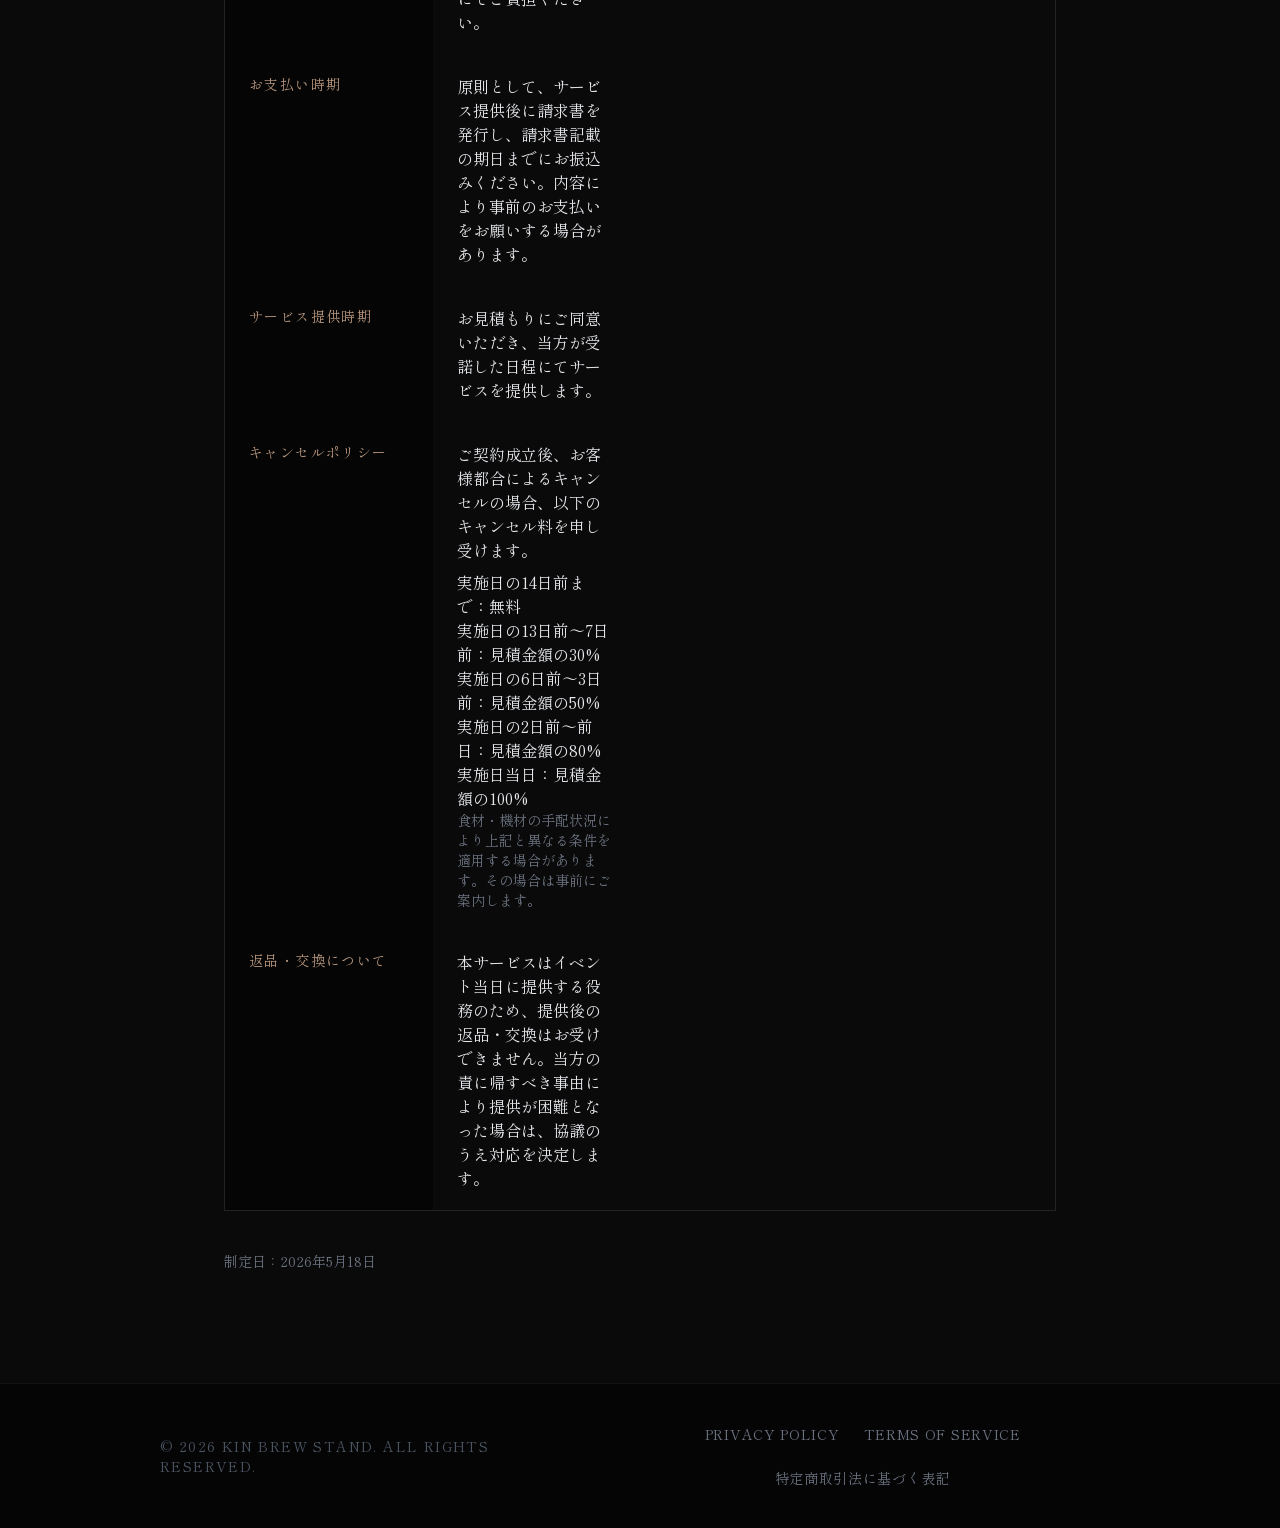
<file: tokushoho.html>
<!DOCTYPE html>
<html lang="ja">
  <head>
    <meta charset="utf-8"/>
    <meta content="width=device-width, initial-scale=1.0" name="viewport"/>
    <meta name="google-site-verification" content="CAPxAKlNbHM6rNiv1caAQM5U3VAvDpaFXAcSjMBrHOE" />
    <!-- Google tag (gtag.js) -->
    <script async src="https://www.googletagmanager.com/gtag/js?id=G-G66LVNX0NV"></script>
    <script>
      window.dataLayer = window.dataLayer || [];
      function gtag(){dataLayer.push(arguments);}
      gtag("js", new Date());
      gtag("config", "G-G66LVNX0NV");
    </script>
    <title>特定商取引法に基づく表記 | コーヒー出張・バリスタ出張のKIN BREW STAND</title>
    <meta content="KIN BREW STANDの特定商取引法に基づく表記です。事業者情報、サービス内容、料金、お支払い方法、キャンセル料についてご案内します。" name="description"/>
    <meta content="index, follow" name="robots"/>
    <link href="https://kin-brew-stand.com/tokushoho.html" rel="canonical"/>
    <meta content="特定商取引法に基づく表記 | KIN BREW STAND" property="og:title"/>
    <meta content="コーヒー出張・バリスタ出張のKIN BREW STANDにおける特定商取引法に基づく表記です。" property="og:description"/>
    <meta content="website" property="og:type"/>
    <meta content="https://kin-brew-stand.com/tokushoho.html" property="og:url"/>
    <meta content="KIN BREW STAND" property="og:site_name"/>
    <meta content="ja_JP" property="og:locale"/>
    <meta content="summary" name="twitter:card"/>
    <link href="img/favicon.svg" rel="icon" type="image/svg+xml"/>
    <link href="img/favicon.svg" rel="apple-touch-icon"/>
    <link href="styles/base.css" rel="stylesheet"/>
    <link href="styles/tailwind.generated.css" rel="stylesheet"/>
    <link href="styles/editor-overlays.css" rel="stylesheet"/>
    <link href="styles/theme.css" rel="stylesheet"/>
    <script type="application/ld+json">
      {
        "@context": "https://schema.org",
        "@type": "BreadcrumbList",
        "itemListElement": [
          {"@type": "ListItem", "position": 1, "name": "ホーム", "item": "https://kin-brew-stand.com/"},
          {"@type": "ListItem", "position": 2, "name": "特定商取引法に基づく表記"}
        ]
      }
    </script>
  </head>
  <body>
    <div class="min-h-screen bg-primary text-white selection:bg-accent selection:text-white">
      <header class="w-full bg-[#050505] border-b border-white/5 py-6">
        <div class="max-w-5xl mx-auto px-4 md:px-6 lg:px-8 flex justify-between items-center">
          <a class="font-serif text-xl md:text-2xl tracking-widest text-white hover:text-accent transition-colors" href="index.html" style="text-decoration:none;color:inherit">KIN BREW STAND</a>
          <a class="text-sm tracking-widest text-gray-200 hover:text-accent transition-colors" href="index.html" style="text-decoration:none;color:inherit">BACK TO HOME</a>
        </div>
      </header>

      <main class="w-full py-20 md:py-28">
        <div class="max-w-4xl mx-auto px-4 md:px-6 lg:px-8">
          <div class="mb-14">
            <p class="text-accent tracking-widest text-sm mb-4">LEGAL NOTICE</p>
            <h1 class="font-serif text-3xl md:text-5xl text-white tracking-wide">特定商取引法に基づく表記</h1>
          </div>

          <div class="overflow-hidden border border-white/10">
            <dl class="divide-y divide-white/10 text-gray-200 font-light">
              <div class="grid grid-cols-1 md:grid-cols-4">
                <dt class="bg-[#050505] px-6 py-5 text-sm tracking-widest text-accent uppercase md:col-span-1">販売事業者名</dt>
                <dd class="px-6 py-5 md:col-span-3">KIN BREW STAND</dd>
              </div>
              <div class="grid grid-cols-1 md:grid-cols-4">
                <dt class="bg-[#050505] px-6 py-5 text-sm tracking-widest text-accent uppercase md:col-span-1">運営責任者</dt>
                <dd class="px-6 py-5 md:col-span-3">KIN BREW STAND 代表</dd>
              </div>
              <div class="grid grid-cols-1 md:grid-cols-4">
                <dt class="bg-[#050505] px-6 py-5 text-sm tracking-widest text-accent uppercase md:col-span-1">所在地</dt>
                <dd class="px-6 py-5 md:col-span-3">請求があれば遅滞なく開示いたします。お問い合わせフォームまたはメールにてご請求ください。</dd>
              </div>
              <div class="grid grid-cols-1 md:grid-cols-4">
                <dt class="bg-[#050505] px-6 py-5 text-sm tracking-widest text-accent uppercase md:col-span-1">電話番号</dt>
                <dd class="px-6 py-5 md:col-span-3">請求があれば遅滞なく開示いたします。お問い合わせフォームまたはメールにてご請求ください。</dd>
              </div>
              <div class="grid grid-cols-1 md:grid-cols-4">
                <dt class="bg-[#050505] px-6 py-5 text-sm tracking-widest text-accent uppercase md:col-span-1">メールアドレス</dt>
                <dd class="px-6 py-5 md:col-span-3">info@kin-brew-stand.com</dd>
              </div>
              <div class="grid grid-cols-1 md:grid-cols-4">
                <dt class="bg-[#050505] px-6 py-5 text-sm tracking-widest text-accent uppercase md:col-span-1">サービス内容</dt>
                <dd class="px-6 py-5 md:col-span-3">コーヒー出張、バリスタ派遣、コーヒーケータリング、ラテアート、機材込みのドリンク提供サービス。</dd>
              </div>
              <div class="grid grid-cols-1 md:grid-cols-4">
                <dt class="bg-[#050505] px-6 py-5 text-sm tracking-widest text-accent uppercase md:col-span-1">販売価格</dt>
                <dd class="px-6 py-5 md:col-span-3">提供杯数、機材構成、バリスタ人数、会場条件、実施時間などに応じて個別にお見積もりします。お見積もりは無料で発行いたします。</dd>
              </div>
              <div class="grid grid-cols-1 md:grid-cols-4">
                <dt class="bg-[#050505] px-6 py-5 text-sm tracking-widest text-accent uppercase md:col-span-1">代金以外の必要料金</dt>
                <dd class="px-6 py-5 md:col-span-3">会場までの交通費、駐車場代、深夜早朝対応費、特殊機材手配費などが発生する場合があります。事前のお見積もりに明記いたします。</dd>
              </div>
              <div class="grid grid-cols-1 md:grid-cols-4">
                <dt class="bg-[#050505] px-6 py-5 text-sm tracking-widest text-accent uppercase md:col-span-1">お支払い方法</dt>
                <dd class="px-6 py-5 md:col-span-3">銀行振込（請求書を発行いたします）。振込手数料はお客様にてご負担ください。</dd>
              </div>
              <div class="grid grid-cols-1 md:grid-cols-4">
                <dt class="bg-[#050505] px-6 py-5 text-sm tracking-widest text-accent uppercase md:col-span-1">お支払い時期</dt>
                <dd class="px-6 py-5 md:col-span-3">原則として、サービス提供後に請求書を発行し、請求書記載の期日までにお振込みください。内容により事前のお支払いをお願いする場合があります。</dd>
              </div>
              <div class="grid grid-cols-1 md:grid-cols-4">
                <dt class="bg-[#050505] px-6 py-5 text-sm tracking-widest text-accent uppercase md:col-span-1">サービス提供時期</dt>
                <dd class="px-6 py-5 md:col-span-3">お見積もりにご同意いただき、当方が受諾した日程にてサービスを提供します。</dd>
              </div>
              <div class="grid grid-cols-1 md:grid-cols-4">
                <dt class="bg-[#050505] px-6 py-5 text-sm tracking-widest text-accent uppercase md:col-span-1">キャンセルポリシー</dt>
                <dd class="px-6 py-5 md:col-span-3">
                  <p class="mb-2">ご契約成立後、お客様都合によるキャンセルの場合、以下のキャンセル料を申し受けます。</p>
                  <ul class="list-disc list-inside space-y-1">
                    <li>実施日の14日前まで：無料</li>
                    <li>実施日の13日前〜7日前：見積金額の30%</li>
                    <li>実施日の6日前〜3日前：見積金額の50%</li>
                    <li>実施日の2日前〜前日：見積金額の80%</li>
                    <li>実施日当日：見積金額の100%</li>
                  </ul>
                  <p class="mt-3 text-sm text-gray-500">食材・機材の手配状況により上記と異なる条件を適用する場合があります。その場合は事前にご案内します。</p>
                </dd>
              </div>
              <div class="grid grid-cols-1 md:grid-cols-4">
                <dt class="bg-[#050505] px-6 py-5 text-sm tracking-widest text-accent uppercase md:col-span-1">返品・交換について</dt>
                <dd class="px-6 py-5 md:col-span-3">本サービスはイベント当日に提供する役務のため、提供後の返品・交換はお受けできません。当方の責に帰すべき事由により提供が困難となった場合は、協議のうえ対応を決定します。</dd>
              </div>
            </dl>
          </div>

          <p class="mt-10 text-sm text-gray-500">制定日：2026年5月18日</p>
        </div>
      </main>

      <footer class="w-full bg-[#050505] py-10 border-t border-white/5">
        <div class="max-w-5xl mx-auto px-4 md:px-6 lg:px-8 flex flex-col md:flex-row justify-between items-center gap-4">
          <p class="text-gray-600 text-sm tracking-widest">&copy; 2026 KIN BREW STAND. ALL RIGHTS RESERVED.</p>
          <div class="flex flex-wrap gap-6 text-sm text-gray-500 tracking-wider justify-center">
            
            <a class="hover:text-white transition-colors" href="privacy.html">PRIVACY POLICY</a>
            <a class="hover:text-white transition-colors" href="terms.html">TERMS OF SERVICE</a>
            <a class="hover:text-white transition-colors" href="tokushoho.html">特定商取引法に基づく表記</a>
          </div>
        </div>
      </footer>
    </div>
  </body>
</html>
</file>
<file: styles/base.css>
/* Reset and base styles */
*, *::before, *::after {
  box-sizing: border-box;
}

html, body, #root {
  margin: 0;
  padding: 0;
  width: 100%;
  overflow-x: hidden;
}

body {
  font-family: system-ui, -apple-system, BlinkMacSystemFont, 'Segoe UI', Roboto, sans-serif;
  line-height: 1.5;
  -webkit-font-smoothing: antialiased;
}

img, picture, video, canvas, svg {
  display: block;
  max-width: 100%;
}

input, button, textarea, select {
  font: inherit;
}

p, h1, h2, h3, h4, h5, h6 {
  overflow-wrap: break-word;
}

/* ===== Rich text (prose) styles for CMS content ===== */
.prose {
  color: #374151;
  line-height: 1.7;
}
.prose h1 {
  font-size: 2rem;
  font-weight: 700;
  line-height: 1.3;
  margin-top: 1.5rem;
  margin-bottom: 0.75rem;
  color: #111827;
}
.prose h2 {
  font-size: 1.5rem;
  font-weight: 600;
  line-height: 1.4;
  margin-top: 1.25rem;
  margin-bottom: 0.5rem;
  color: #1f2937;
}
.prose h3 {
  font-size: 1.25rem;
  font-weight: 600;
  line-height: 1.5;
  margin-top: 1rem;
  margin-bottom: 0.5rem;
  color: #374151;
}
.prose p {
  margin-bottom: 1rem;
  line-height: 1.7;
}
.prose ul, .prose ol {
  padding-left: 1.5rem;
  margin-bottom: 1rem;
}
.prose ul { list-style-type: disc; }
.prose ol { list-style-type: decimal; }
.prose li {
  margin-bottom: 0.5rem;
  line-height: 1.6;
}
.prose blockquote {
  border-left: 4px solid #d1d5db;
  padding-left: 1.25rem;
  padding-top: 0.5rem;
  padding-bottom: 0.5rem;
  margin: 0 0 1rem 0;
  color: #6b7280;
  font-style: italic;
}
.prose blockquote p { margin-bottom: 0; }
.prose code {
  background-color: #f3f4f6;
  padding: 0.125rem 0.375rem;
  border-radius: 0.25rem;
  font-family: ui-monospace, monospace;
  font-size: 0.875em;
  color: #e11d48;
}
.prose pre {
  background-color: #1f2937;
  color: #f9fafb;
  padding: 1rem;
  border-radius: 0.5rem;
  overflow-x: auto;
  margin-bottom: 1rem;
}
.prose pre code {
  background-color: transparent;
  padding: 0;
  color: inherit;
}
.prose a { color: #3b82f6; text-decoration: underline; }
.prose a:hover { color: #2563eb; }
.prose img {
  max-width: 100%;
  height: auto;
  border-radius: 0.5rem;
  margin: 1rem 0;
}
.prose hr {
  border: none;
  border-top: 1px solid #e5e7eb;
  margin: 1.5rem 0;
}
.prose strong { font-weight: 600; color: #111827; }
.prose em { font-style: italic; }
.prose u { text-decoration: underline; }
.prose s { text-decoration: line-through; }

/* Tiptap text alignment support */
.prose [style*="text-align: center"],
.prose [style*="text-align:center"] {
  text-align: center !important;
}
.prose [style*="text-align: right"],
.prose [style*="text-align:right"] {
  text-align: right !important;
}
.prose [style*="text-align: justify"],
.prose [style*="text-align:justify"] {
  text-align: justify !important;
}
</file>
<file: styles/editor-overlays.css>
/* Selector mode styles */
.selector-hover {
  outline: 2px solid rgba(59, 130, 246, 0.5) !important;
  outline-offset: -2px !important;
  cursor: pointer !important;
}
.selector-selected {
  outline: 2px solid #ff7500 !important;
  outline-offset: -2px !important;
  box-shadow: inset 0 0 0 1000px rgba(255, 117, 0, 0.25) !important;
}
img.selector-hover {
  filter: brightness(0.95) !important;
}
img.selector-selected {
  filter: brightness(0.8) sepia(0.4) hue-rotate(-10deg) !important;
}
/* 画像オーバーレイ用スタイル */
.img-overlay-border {
  pointer-events: none;
  z-index: 9998;
}
.img-overlay-border.hover-blue {
  border: 2px solid rgba(59, 130, 246, 0.7);
  background: rgba(59, 130, 246, 0.1);
}
.img-overlay-border.selected-orange {
  border: 2px solid #ff7500;
  background: rgba(255, 117, 0, 0.15);
}

/* CSS edit mode styles */
.css-edit-hover {
  outline: 2px dashed #3b82f6 !important;
  outline-offset: -2px !important;
  cursor: pointer !important;
}
.css-edit-selected {
  outline: 3px solid #3b82f6 !important;
  outline-offset: -3px !important;
  box-shadow: inset 0 0 0 1000px rgba(59, 130, 246, 0.25) !important;
}
img.css-edit-hover {
  filter: brightness(0.95) !important;
}
img.css-edit-selected {
  filter: brightness(0.85) saturate(1.3) !important;
}
</file>
<file: styles/theme.css>
@import url('https://fonts.googleapis.com/css2?family=Noto+Sans+JP:wght@300;400;500&family=Playfair+Display:ital,wght@0,400;0,500;0,600;1,400&family=Shippori+Mincho:wght@400;500;600;700&display=swap');

html {
  overflow-x: hidden;
  scroll-behavior: smooth;
  background-color: #0A0A0A;
  color: #FFFFFF;
}

body {
  font-family: 'Shippori Mincho', 'Noto Sans JP', serif;
  -webkit-font-smoothing: antialiased;
  -moz-osx-font-smoothing: grayscale;
}

.font-serif {
  font-family: 'Playfair Display', 'Shippori Mincho', serif;
}

/* Animations */
@keyframes fadeIn {
  from { opacity: 0; }
  to { opacity: 1; }
}

@keyframes slideInUp {
  from { transform: translateY(30px); opacity: 0; }
  to { transform: translateY(0); opacity: 1; }
}

@keyframes slideInLeft {
  from { transform: translateX(-30px); opacity: 0; }
  to { transform: translateX(0); opacity: 1; }
}

@keyframes slideInRight {
  from { transform: translateX(30px); opacity: 0; }
  to { transform: translateX(0); opacity: 1; }
}

@keyframes pulse-slow {
  0%, 100% { opacity: 1; }
  50% { opacity: 0.5; }
}

@keyframes bounce-subtle {
  0%, 100% { transform: translateY(0); }
  50% { transform: translateY(10px); }
}

.animate-fadeIn { animation: fadeIn 1s ease-out forwards; }
.animate-slideInUp { animation: slideInUp 1s ease-out forwards; }
.animate-slideInLeft { animation: slideInLeft 1s ease-out forwards; }
.animate-slideInRight { animation: slideInRight 1s ease-out forwards; }
.animate-bounce-subtle { animation: bounce-subtle 2s infinite ease-in-out; }

/* Staggered delays */
.delay-100 { animation-delay: 100ms; }
.delay-200 { animation-delay: 200ms; }
.delay-300 { animation-delay: 300ms; }
.delay-400 { animation-delay: 400ms; }
.delay-500 { animation-delay: 500ms; }

/* Custom Scrollbar */
::-webkit-scrollbar {
  width: 8px;
}
::-webkit-scrollbar-track {
  background: #0A0A0A;
}
::-webkit-scrollbar-thumb {
  background: #333333;
  border-radius: 4px;
}
::-webkit-scrollbar-thumb:hover {
  background: #B8977E;
}

/* Utilities */
.text-accent { color: #B8977E; }
.bg-accent { background-color: #B8977E; }
.border-accent { border-color: #B8977E; }

.bg-primary { background-color: #0A0A0A; }
.bg-secondary { background-color: #1C1C1C; }

.glass-panel {
  background: rgba(28, 28, 28, 0.7);
  backdrop-filter: blur(10px);
  border: 1px solid rgba(255, 255, 255, 0.05);
}

.image-overlay {
  position: relative;
}
.image-overlay::after {
  content: '';
  position: absolute;
  top: 0; left: 0; right: 0; bottom: 0;
  background: linear-gradient(to bottom, rgba(10,10,10,0.2) 0%, rgba(10,10,10,0.8) 100%);
  pointer-events: none;
}

/* ===== Editorial Hero ===== */
.hero {
  position: relative;
  min-height: 100vh;
  background: #0A0A0A;
  overflow: hidden;
}
.hero__grid {
  position: relative;
  z-index: 2;
  width: 100%;
  max-width: 80rem;
  margin: 0 auto;
  padding: 9.5rem 2rem 5rem;
  min-height: 100vh;
  display: flex;
  align-items: center;
}
.hero__grid > * { min-width: 0; }
.hero__content { position: relative; z-index: 2; max-width: 44rem; }

.hero__kicker {
  display: flex;
  align-items: center;
  gap: 1.1rem;
  margin-bottom: 2.4rem;
  color: #B8977E;
  font-size: 0.78rem;
  letter-spacing: 0.32em;
  text-transform: uppercase;
}
.hero__kicker .num {
  font-family: 'Playfair Display', serif;
  font-style: italic;
  font-size: 1.15rem;
  letter-spacing: 0.04em;
  opacity: 0.85;
}
.hero__kicker .line {
  flex: 0 0 64px;
  height: 1px;
  background: linear-gradient(90deg, #B8977E, rgba(184,151,126,0));
}

.hero__title {
  font-family: 'Shippori Mincho', serif;
  color: #fff;
  font-weight: 500;
  font-size: clamp(1.55rem, 3.4vw, 2.85rem);
  line-height: 1.45;
  letter-spacing: 0.015em;
  margin: 0 0 1.7rem;
  overflow-wrap: break-word;
}
.hero__title .lead-line { display: block; }
.hero__title .accent { color: #B8977E; }
.hero__title .sub {
  display: block;
  margin-top: 1.2rem;
  font-size: clamp(1.02rem, 1.55vw, 1.5rem);
  font-weight: 400;
  line-height: 1.65;
  letter-spacing: 0.08em;
  color: rgba(255, 255, 255, 0.82);
}

.hero__lead {
  color: #cbcbcb;
  font-family: 'Shippori Mincho', serif;
  font-weight: 400;
  line-height: 1.95;
  letter-spacing: 0.04em;
  font-size: 1rem;
  max-width: 31rem;
  margin: 0 0 2.5rem;
}

.hero__actions {
  display: flex;
  align-items: center;
  gap: 2rem;
  flex-wrap: wrap;
}
.hero__btn {
  display: inline-flex;
  align-items: center;
  background: #B8977E;
  color: #0A0A0A;
  padding: 1.05rem 2.2rem;
  font-size: 0.95rem;
  letter-spacing: 0.12em;
  transition: transform 0.3s ease, background 0.3s ease, box-shadow 0.3s ease;
  box-shadow: 0 18px 45px rgba(0, 0, 0, 0.35);
}
.hero__btn:hover {
  background: #cbae96;
  transform: translateY(-2px);
}
.hero__link {
  display: inline-flex;
  align-items: center;
  gap: 0.6rem;
  color: #fff;
  font-size: 0.95rem;
  letter-spacing: 0.12em;
  position: relative;
  padding-bottom: 0.35rem;
  transition: color 0.3s ease;
}
.hero__link span { transition: transform 0.3s ease; }
.hero__link::after {
  content: '';
  position: absolute;
  left: 0;
  bottom: 0;
  width: 100%;
  height: 1px;
  background: rgba(255, 255, 255, 0.35);
  transition: background 0.3s ease;
}
.hero__link:hover { color: #B8977E; }
.hero__link:hover span { transform: translateX(5px); }
.hero__link:hover::after { background: #B8977E; }

.hero__meta {
  display: flex;
  flex-wrap: wrap;
  align-items: center;
  gap: 0.95rem;
  margin-top: 3.2rem;
  padding-top: 1.7rem;
  border-top: 1px solid rgba(255, 255, 255, 0.1);
  color: rgba(255, 255, 255, 0.68);
  font-size: 0.8rem;
  letter-spacing: 0.18em;
}
.hero__meta .dot {
  width: 3px;
  height: 3px;
  background: #B8977E;
  border-radius: 50%;
}

/* full-bleed media */
.hero__media {
  position: absolute;
  inset: 0;
  z-index: 0;
}
.hero__media .frame {
  position: relative;
  width: 100%;
  height: 100%;
  overflow: hidden;
}
.hero__media img {
  width: 100%;
  height: 100%;
  object-fit: cover;
  filter: grayscale(12%) contrast(1.05) brightness(0.6);
}
.hero__media .frame::after {
  content: '';
  position: absolute;
  inset: 0;
  background:
    linear-gradient(90deg, rgba(10,10,10,0.92) 0%, rgba(10,10,10,0.72) 38%, rgba(10,10,10,0.34) 70%, rgba(10,10,10,0.2) 100%),
    linear-gradient(0deg, rgba(10,10,10,0.8) 0%, rgba(10,10,10,0) 45%);
}
.hero__media .hero__tag {
  position: absolute;
  left: 2.6rem;
  bottom: 2.6rem;
  z-index: 2;
  background: rgba(10, 10, 10, 0.6);
  -webkit-backdrop-filter: blur(4px);
  backdrop-filter: blur(4px);
  color: #B8977E;
  padding: 0.75rem 1.2rem;
  font-family: 'Playfair Display', serif;
  font-style: italic;
  font-size: 0.85rem;
  letter-spacing: 0.18em;
  border: 1px solid rgba(184, 151, 126, 0.45);
}

/* vertical scroll cue */
.hero__scroll {
  position: absolute;
  right: 2.4rem;
  bottom: 2.4rem;
  z-index: 3;
  display: flex;
  flex-direction: column;
  align-items: center;
  gap: 1rem;
  color: rgba(255, 255, 255, 0.6);
  font-size: 0.7rem;
  letter-spacing: 0.3em;
  text-transform: uppercase;
  writing-mode: vertical-rl;
}
.hero__scroll .bar {
  width: 1px;
  height: 56px;
  background: linear-gradient(#B8977E, rgba(184,151,126,0));
  animation: heroScroll 2.2s infinite ease-in-out;
  transform-origin: top;
}
@keyframes heroScroll {
  0%, 100% { transform: scaleY(0.4); opacity: 0.4; }
  50% { transform: scaleY(1); opacity: 1; }
}

@media (max-width: 980px) {
  .hero__grid {
    padding: 7rem 1.4rem 7rem;
  }
  .hero__content { max-width: 100%; }
  .hero__title { font-size: clamp(1.35rem, 6vw, 2.1rem); }
  .hero__kicker {
    gap: 0.8rem;
    margin-bottom: 1.8rem;
    font-size: 0.66rem;
    letter-spacing: 0.2em;
  }
  .hero__kicker .line { flex: 0 0 32px; }
  .hero__lead { font-size: 0.92rem; line-height: 1.85; }
  .hero__meta { margin-top: 2rem; padding-top: 1.2rem; font-size: 0.72rem; gap: 0.7rem; }
  .hero::before { font-size: 30vw; bottom: 10%; }
  .hero__media img {
    filter: grayscale(20%) contrast(1.05) brightness(0.45);
  }
  .hero__media .frame::after {
    background: linear-gradient(180deg, rgba(10,10,10,0.5) 0%, rgba(10,10,10,0.55) 42%, rgba(10,10,10,0.92) 100%);
  }
  .hero__media .edge { inset: 16px; opacity: 0.45; }
  .hero__media .hero__tag { left: 16px; bottom: 16px; }
  .hero__scroll { display: none; }
}

/* ORDER FLOW: 5ステップを横一列に */
@media (min-width: 768px) {
  .flow-cols { grid-template-columns: repeat(5, minmax(0, 1fr)); }
}
</file>
